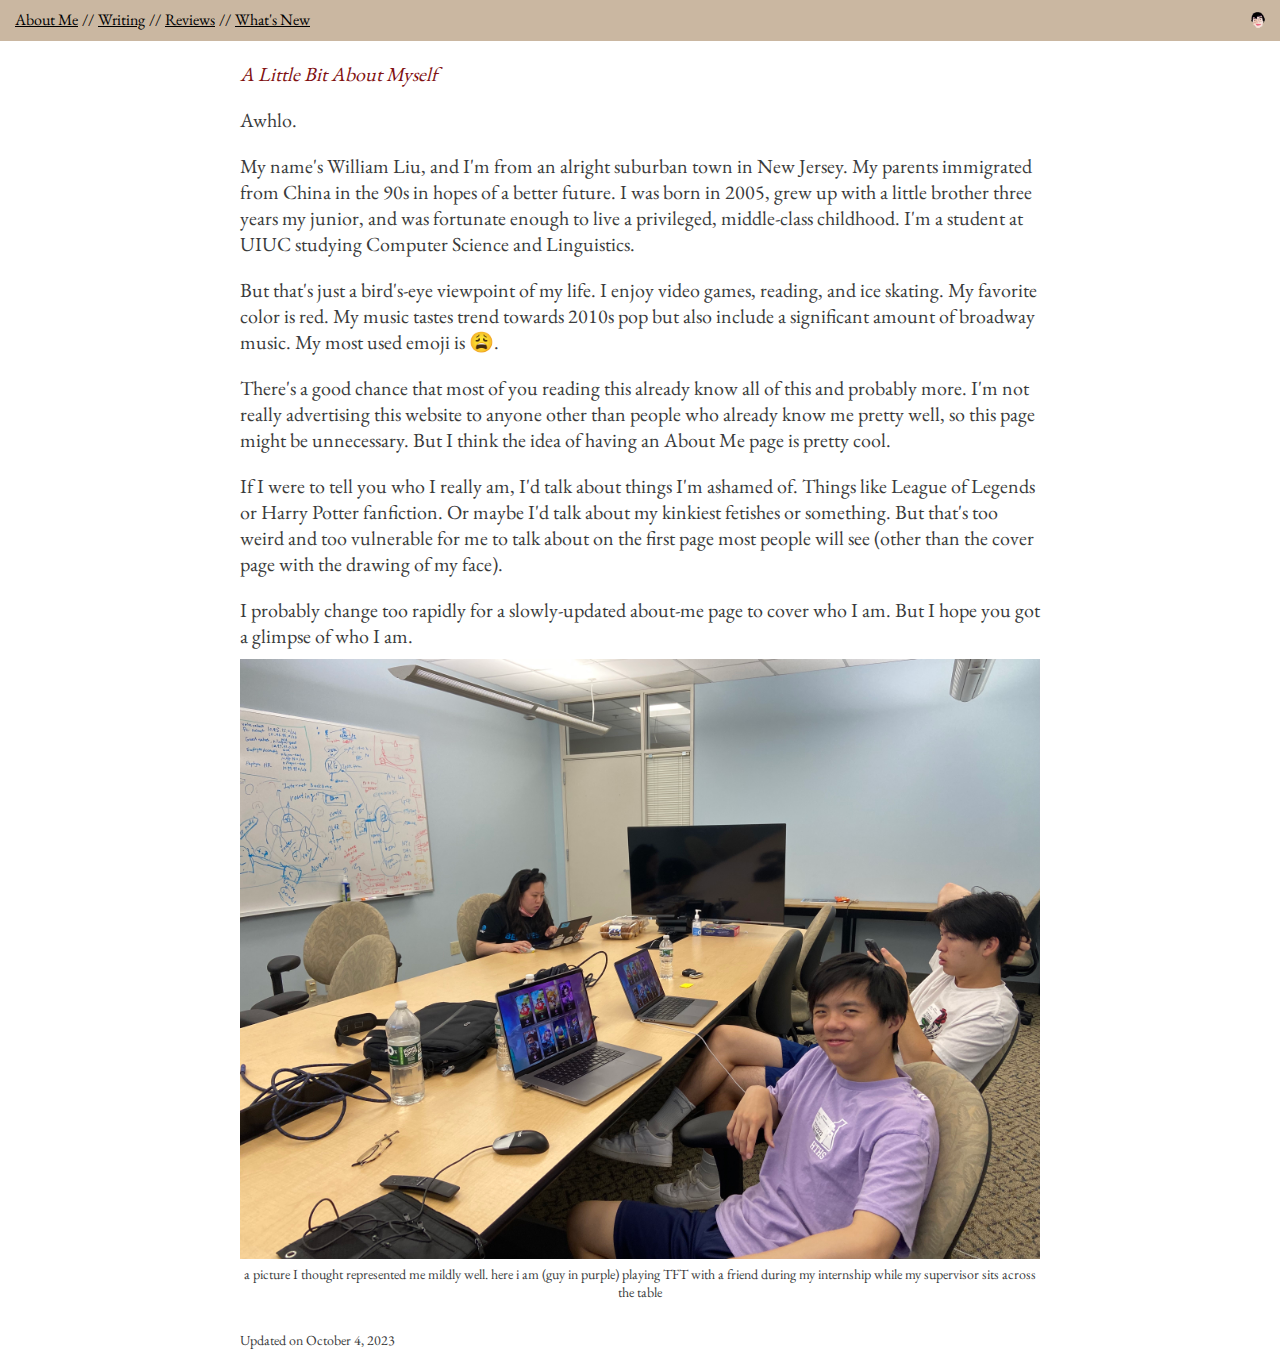
<file: about_me.html>
<!DOCTYPE html>

<head>
    <meta charset="UTF-8">
    <meta name="viewport" content="width=device-width, initial-scale=1" />
    <title>William Liu</title>

    <link rel="icon" href="imgs/jun_2023/wizard_stick.jpg">
    <link rel="stylesheet" href="styles/reset.css">
    <link rel="stylesheet" href="styles/site.css">
</head>

<body>
    <nav>
        <div>
            <a href="about_me.html">About Me</a>
            <span class="nav-divider">//</span>
            <a href="writing.html">Writing</a>
            <span class="nav-divider">//</span>
            <a href="reviews.html">Reviews</a>
            <span class="nav-divider">//</span>
            <a href="whats_new.html">What's New</a>
        </div>
        <a href="index.html"><img src="imgs/july_2023/maybewilliamjune.png"></a>
    </nav>

    <main>
        <h3>A Little Bit About Myself</h3>

        <article>
            <p>Awhlo.</p>

            <p>My name's William Liu, and I'm from an alright suburban town in New Jersey. My parents immigrated from
                China in the 90s in hopes of a better future. I was born in 2005, grew up with a little brother three
                years my junior, and was fortunate enough to live a privileged, middle-class childhood. I'm a student at
                UIUC studying Computer Science and Linguistics.</p>

            <p>But that's just a bird's-eye viewpoint of my life. I enjoy video games, reading, and ice skating. My
                favorite color is red. My music tastes trend towards 2010s pop but also include a significant amount of
                broadway music. My most used emoji is 😩.</p>

            <p>There's a good chance that most of you reading this already know all of this and probably more. I'm not
                really advertising this website to anyone other than people who already know me pretty well, so this
                page might be unnecessary. But I think the idea of having an About Me page is pretty cool.</p>

            <p>If I were to tell you who I really am, I'd talk about things I'm ashamed of. Things like League of
                Legends or Harry Potter fanfiction. Or maybe I'd talk about my kinkiest fetishes or something. But
                that's too weird and too vulnerable for me to talk about on the first page most people will see (other
                than the cover page with the drawing of my face).</p>

            <p>I probably change too rapidly for a slowly-updated about-me page to cover who I am. But I hope you got a glimpse of who I am.</p>

            <figure>
                <img src="imgs/july_2023/happy_at_internship.jpg">
                <figcaption>a picture I thought represented me mildly well. here i am (guy in purple) playing TFT with
                    a friend during my internship while my supervisor sits across the table</figcaption>
            </figure>

        </article>

        <footer>
            <p>Updated on October 4, 2023</p>
        </footer>
    </main>
</body>
</file>
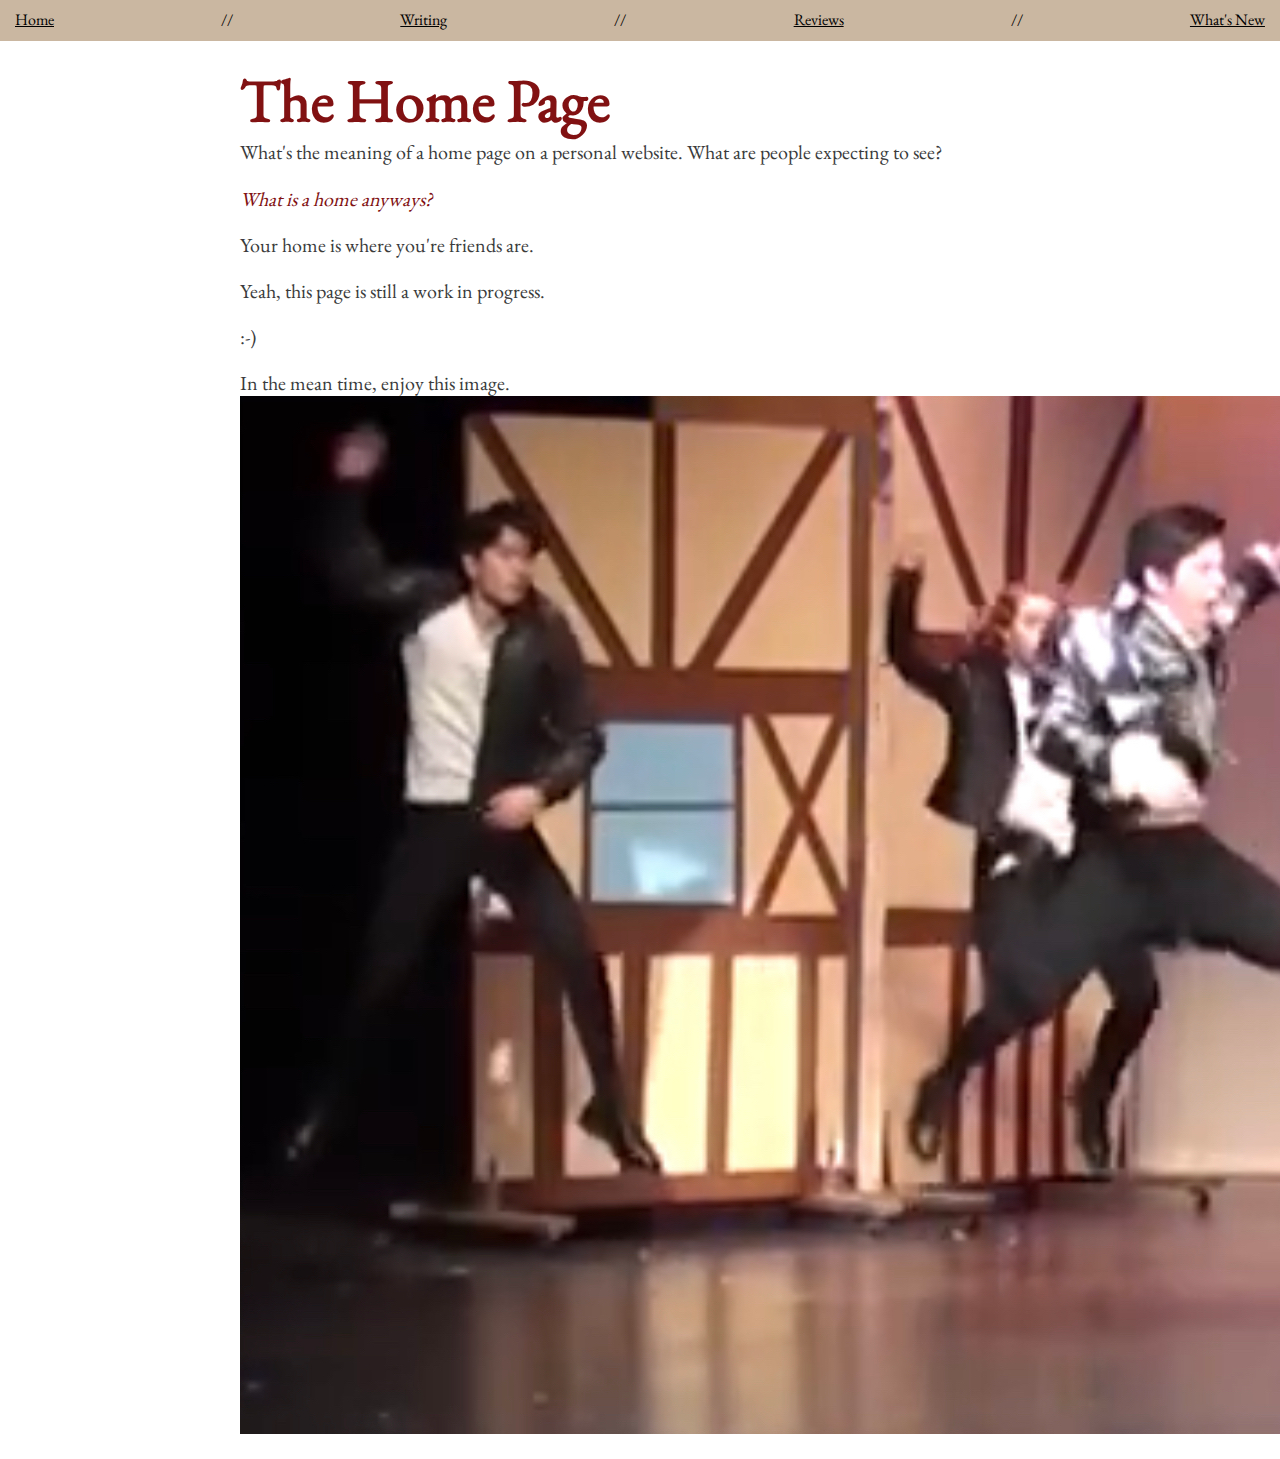
<file: home.html>
<!DOCTYPE html>

<head>
    <meta charset="UTF-8">
    <meta name="viewport" content="width=device-width, initial-scale=1" />
    <title>William Liu</title>

    <link rel="icon" href="imgs/favicons/wizard_stick.jpg">
    <link rel="stylesheet" href="styles/reset.css">
    <link rel="stylesheet" href="styles/site.css">
</head>

<body>
    <nav>
        <a href="home.html">Home</a>
        <span class="nav-divider">//</span>
        <a href="writing.html">Writing</a>
        <span class="nav-divider">//</span>
        <a href="reviews.html">Reviews</a>
        <span class="nav-divider">//</span>
        <a href="whats_new.html">What's New</a>
    </nav>
    <main>
        <h1>The Home Page</h1>
        <article>
            <p>What's the meaning of a home page on a personal website. What are people expecting to see?</p>
            <br>
            <h3>What is a home anyways?</h3>
            <p>Your home is where you're friends are.</p>
            <p>Yeah, this page is still a work in progress.</p>
            <p>:-)</p>
            <p>In the mean time, enjoy this image.</p>
            <img src="imgs/jun_2023/jumping_for_shakespeare.jpeg">
        </article>
    </main>
</body>
</file>
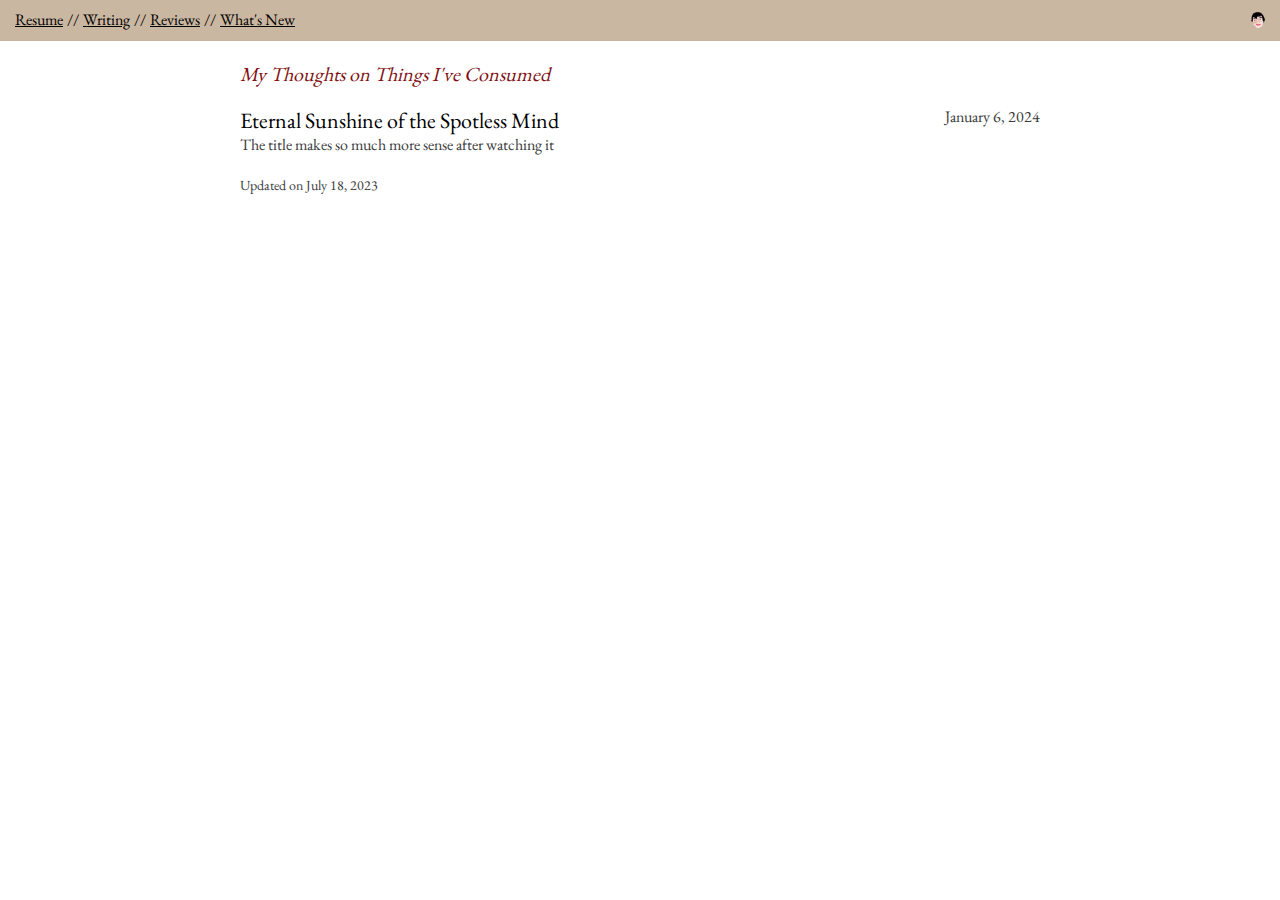
<file: reviews.html>
<!DOCTYPE html>

<head>
    <meta charset="UTF-8">
    <meta name="viewport" content="width=device-width, initial-scale=1" />
    <title>William Liu</title>

    <link rel="icon" href="imgs/jun_2023/wizard_stick.jpg">
    <link rel="stylesheet" href="styles/reset.css">
    <link rel="stylesheet" href="styles/site.css">
</head>

<body>
    <nav>
        <div>
            <a href="william_liu_resume.pdf">Resume</a>
            <span class="nav-divider">//</span>
            <a href="writing.html">Writing</a>
            <span class="nav-divider">//</span>
            <a href="reviews.html">Reviews</a>
            <span class="nav-divider">//</span>
            <a href="whats_new.html">What's New</a>
        </div>

        <a href="index.html"><img src="imgs/july_2023/maybewilliamjune.png"></a>
    </nav>
    
    <main>
        <h3>My Thoughts on Things I've Consumed</h3>

        <article>
            <!-- <div class="entry-label">
                <a href="reviews/everything_everywhere_all_at_once.html">
                    <div class="titles-label">
                        <span class="title-label">Everything Everywhere All at Once</span>
                        <span class="subtitle-label">Relatable, touching, and an overall fantastic movie</span>
                    </div>
                </a>
                <span class="date-label">July 16, 2023</span>
            </div> -->
        </article>

        <footer>
            <p>Updated on July 18, 2023</p>
        </footer>
    </main>
    <script src="scripts/reviews.js"></script>
</body>
</file>
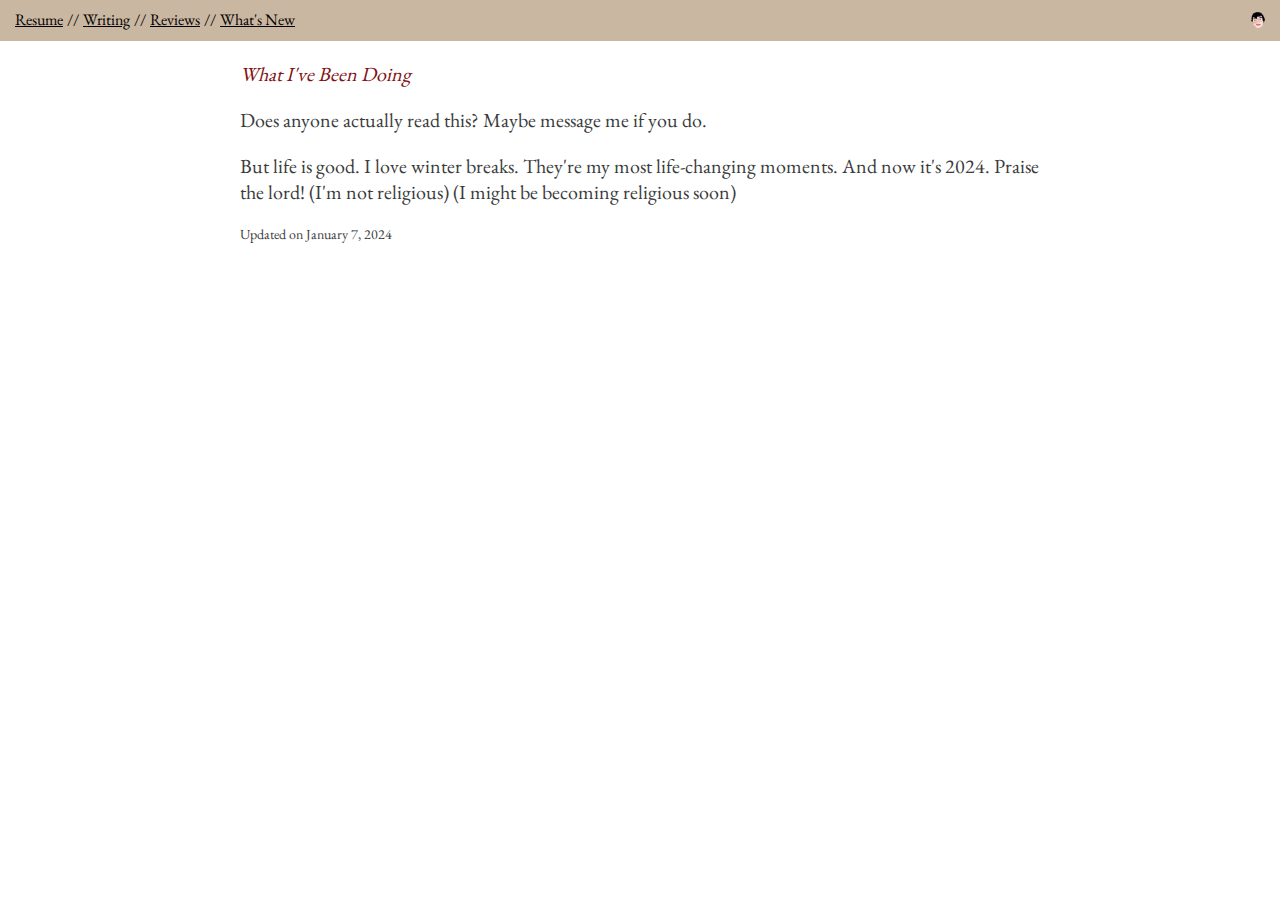
<file: whats_new.html>
<!DOCTYPE html>

<head>
    <meta charset="UTF-8">
    <meta name="viewport" content="width=device-width, initial-scale=1" />
    <title>William Liu</title>

    <link rel="icon" href="imgs/jun_2023/wizard_stick.jpg">
    <link rel="stylesheet" href="styles/reset.css">
    <link rel="stylesheet" href="styles/site.css">
</head>

<body>
    <nav>
        <div>
            <a href="william_liu_resume.pdf">Resume</a>
            <span class="nav-divider">//</span>
            <a href="writing.html">Writing</a>
            <span class="nav-divider">//</span>
            <a href="reviews.html">Reviews</a>
            <span class="nav-divider">//</span>
            <a href="whats_new.html">What's New</a>
        </div>

        <a href="index.html"><img src="imgs/july_2023/maybewilliamjune.png"></a>
    </nav>
    
    <main>
        <h3>What I've Been Doing</h3>

        <article>
            <p>Does anyone actually read this? Maybe message me if you do.</p>
            <p>But life is good. I love winter breaks. They're my most life-changing moments. And now it's 2024. Praise the lord! (I'm not religious) (I might be becoming religious soon)</p>
        </article>

        <footer>
            <p>Updated on January 7, 2024</p>
        </footer>
    </main>
</body>
</file>
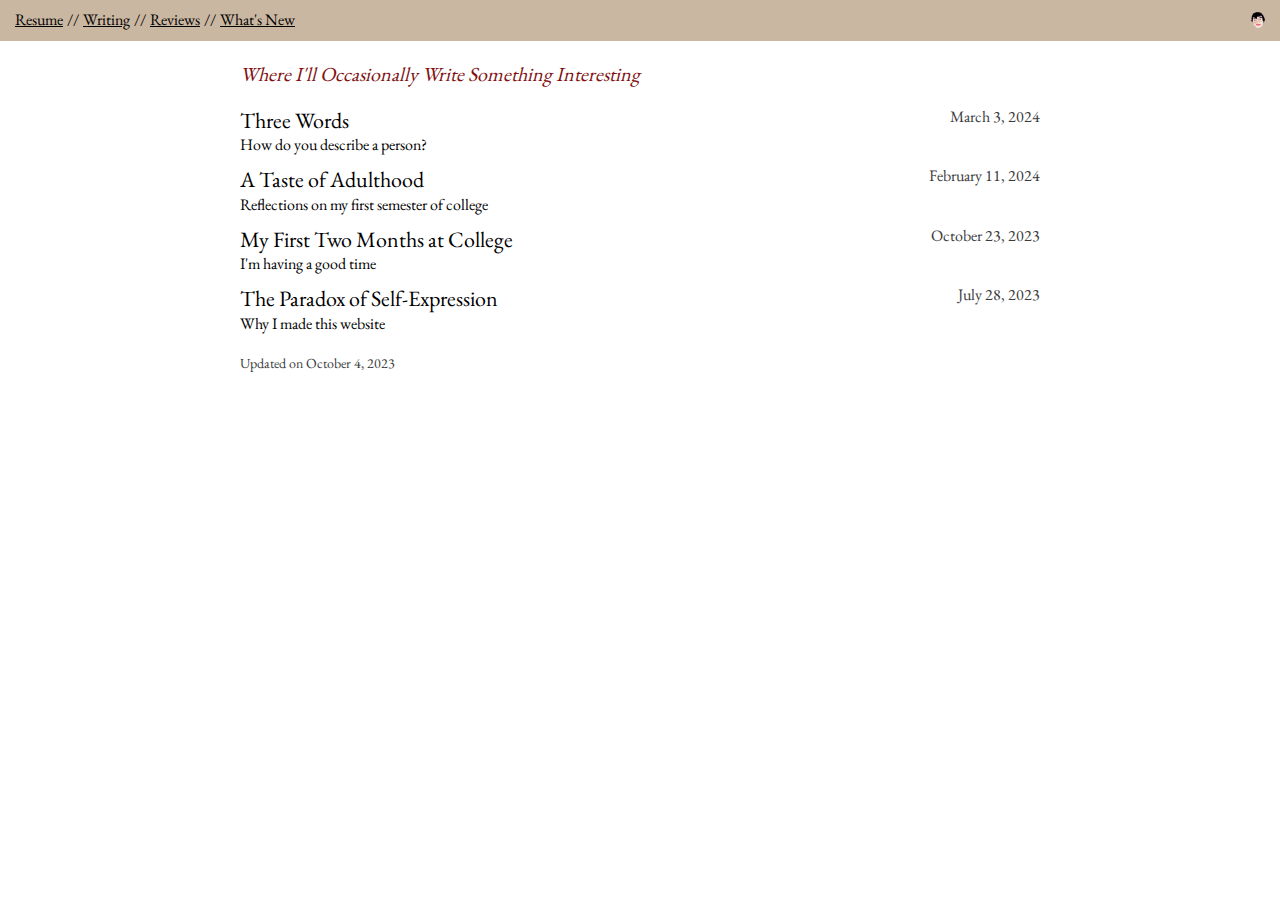
<file: writing.html>
<!DOCTYPE html>

<head>
    <meta charset="UTF-8">
    <meta name="viewport" content="width=device-width, initial-scale=1" />
    <title>William Liu</title>

    <link rel="icon" href="imgs/jun_2023/wizard_stick.jpg">
    <link rel="stylesheet" href="styles/reset.css">
    <link rel="stylesheet" href="styles/site.css">
</head>

<body>
    <nav>
        <div>
            <a href="william_liu_resume.pdf">Resume</a>
            <span class="nav-divider">//</span>
            <a href="writing.html">Writing</a>
            <span class="nav-divider">//</span>
            <a href="reviews.html">Reviews</a>
            <span class="nav-divider">//</span>
            <a href="whats_new.html">What's New</a>
        </div>

        <a href="index.html"><img src="imgs/july_2023/maybewilliamjune.png"></a>
    </nav>

    <main>
        <h3>Where I'll Occasionally Write Something Interesting</h3>

        <article>
            <!-- <div class="entry-label">
                <a href="writings/from_the_heart.html">
                    <div class="titles-label">
                        <span class="title-label">From the Heart</span>
                        <span class="subtitle-label">A message to the people I care about</span>
                    </div>
                </a>
                <span class="date-label">June 16, 2002</span>
            </div> -->
        </article>

        <footer>
            <p>Updated on October 4, 2023</p>
        </footer>
    </main>
    <script src="scripts/writing.js"></script>
</body>
</file>
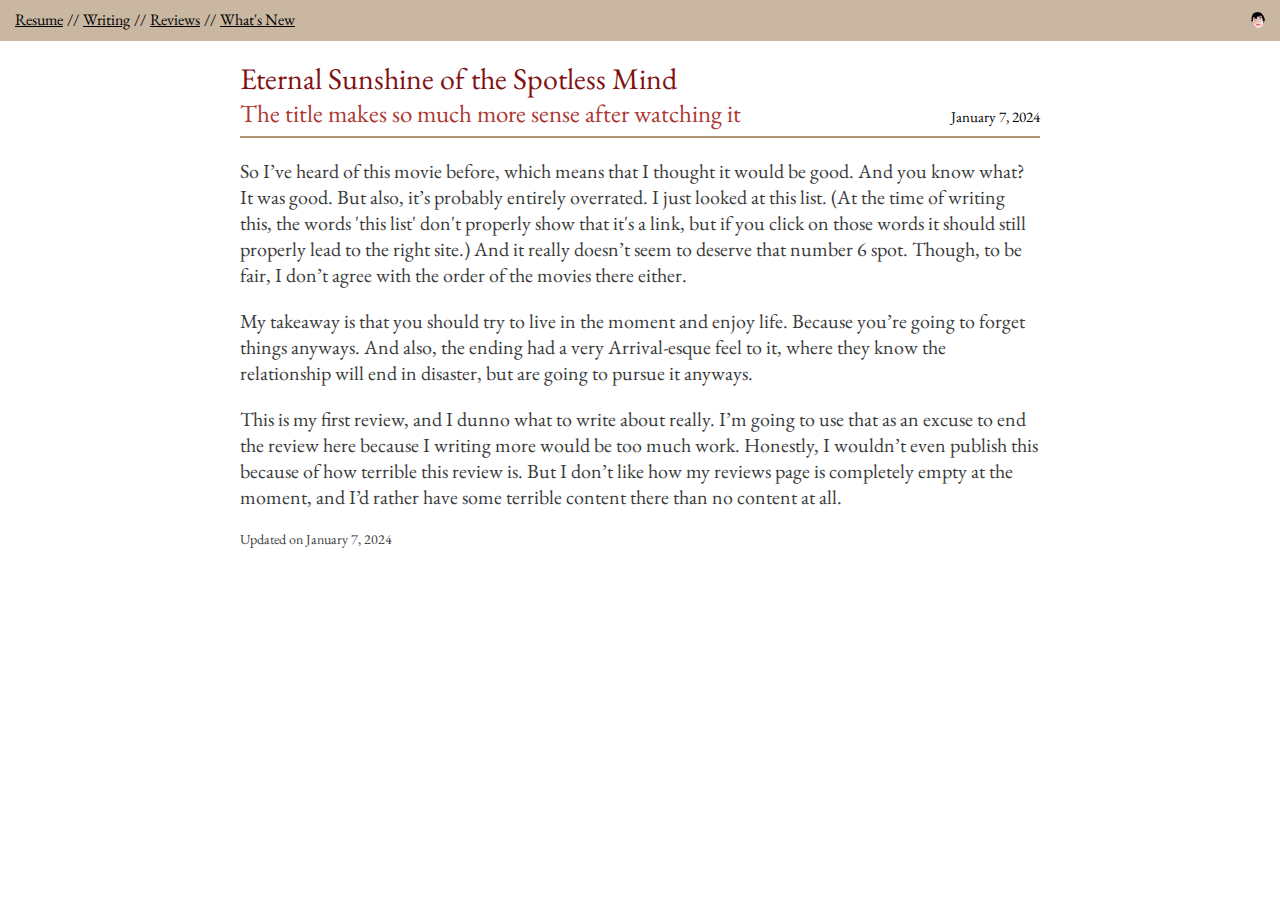
<file: reviews/eternal_sunshine_of_the_spotless_mind.html>
<!DOCTYPE html>

<head>
    <meta charset="UTF-8">
    <meta name="viewport" content="width=device-width, initial-scale=1" />
    <title>William Liu</title>

    <link rel="icon" href="../imgs/jun_2023/wizard_stick.jpg">
    <link rel="stylesheet" href="../styles/reset.css">
    <link rel="stylesheet" href="../styles/site.css">
</head>

<body>
    <nav>
        <div>
            <a href="../william_liu_resume.pdf">Resume</a>
            <span class="nav-divider">//</span>
            <a href="../writing.html">Writing</a>
            <span class="nav-divider">//</span>
            <a href="../reviews.html">Reviews</a>
            <span class="nav-divider">//</span>
            <a href="../whats_new.html">What's New</a>
        </div>

        <a class="nav-image-container" href="../index.html"><img src="../imgs/july_2023/maybewilliamjune.png"></a>
    </nav>

    <main>
        <h4>Eternal Sunshine of the Spotless Mind</h4>

        <div class="above-line">
        <h5>The title makes so much more sense after watching it</h5>
        <span class="date">January 7, 2024</span>
        </div>

        <hr>
        <article>
            <p>So I’ve heard of this movie before, which means that I thought it would be good. And you know what? It was good. But also, it’s probably entirely overrated. I just looked at <a href = "https://letterboxd.com/jack/list/official-top-250-films-with-the-most-fans/">this list.</a> (At the time of writing this, the words 'this list' don't properly show that it's a link, but if you click on those words it should still properly lead to the right site.) And it really doesn’t seem to deserve that number 6 spot. Though, to be fair, I don’t agree with the order of the movies there either.</p>
            
            <p>My takeaway is that you should try to live in the moment and enjoy life. Because you’re going to forget things anyways. And also, the ending had a very Arrival-esque feel to it, where they know the relationship will end in disaster, but are going to pursue it anyways.</p>

            <p>This is my first review, and I dunno what to write about really. I’m going to use that as an excuse to end the review here because I writing more would be too much work. Honestly, I wouldn’t even publish this because of how terrible this review is. But I don’t like how my reviews page is completely empty at the moment, and I’d rather have some terrible content there than no content at all.</p>
        </article>

        <footer>
            <p>Updated on January 7, 2024</p>
        </footer>
    </main>
</body>
</body>
</body>
</body>
</file>
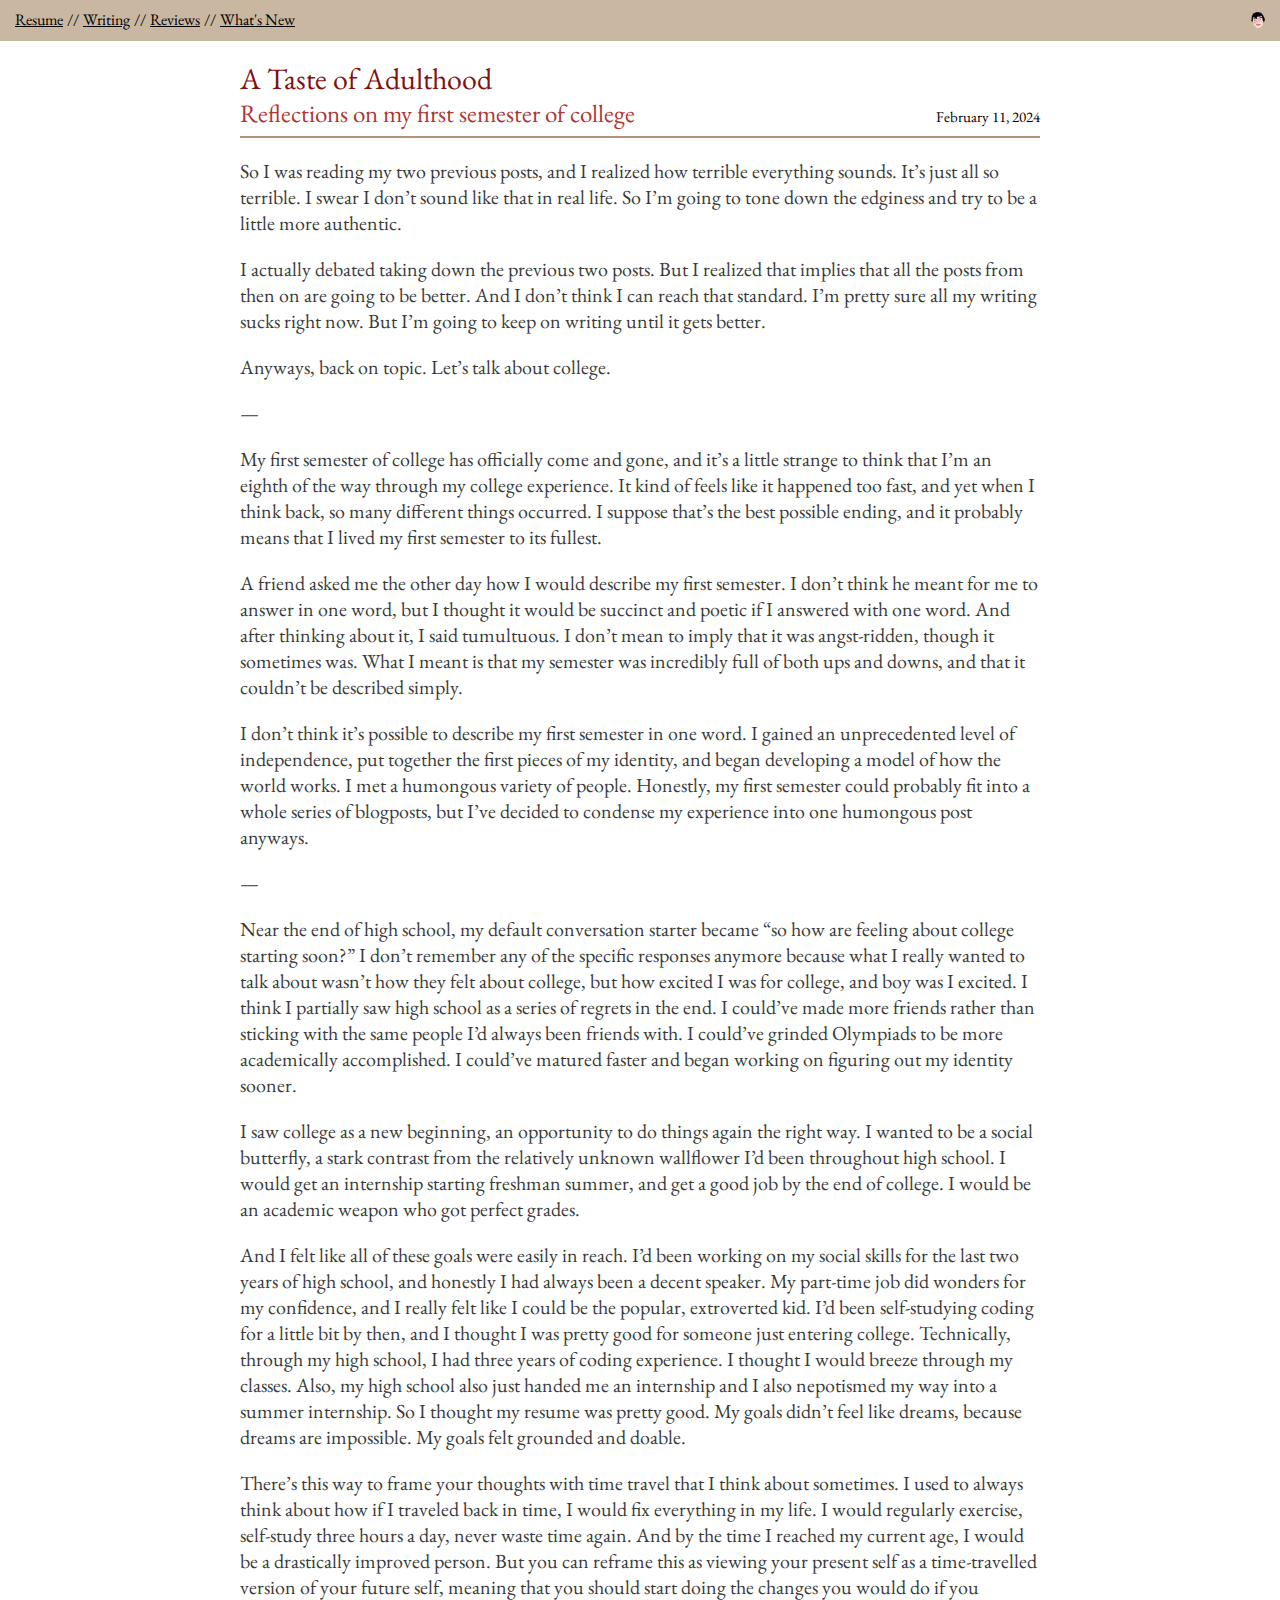
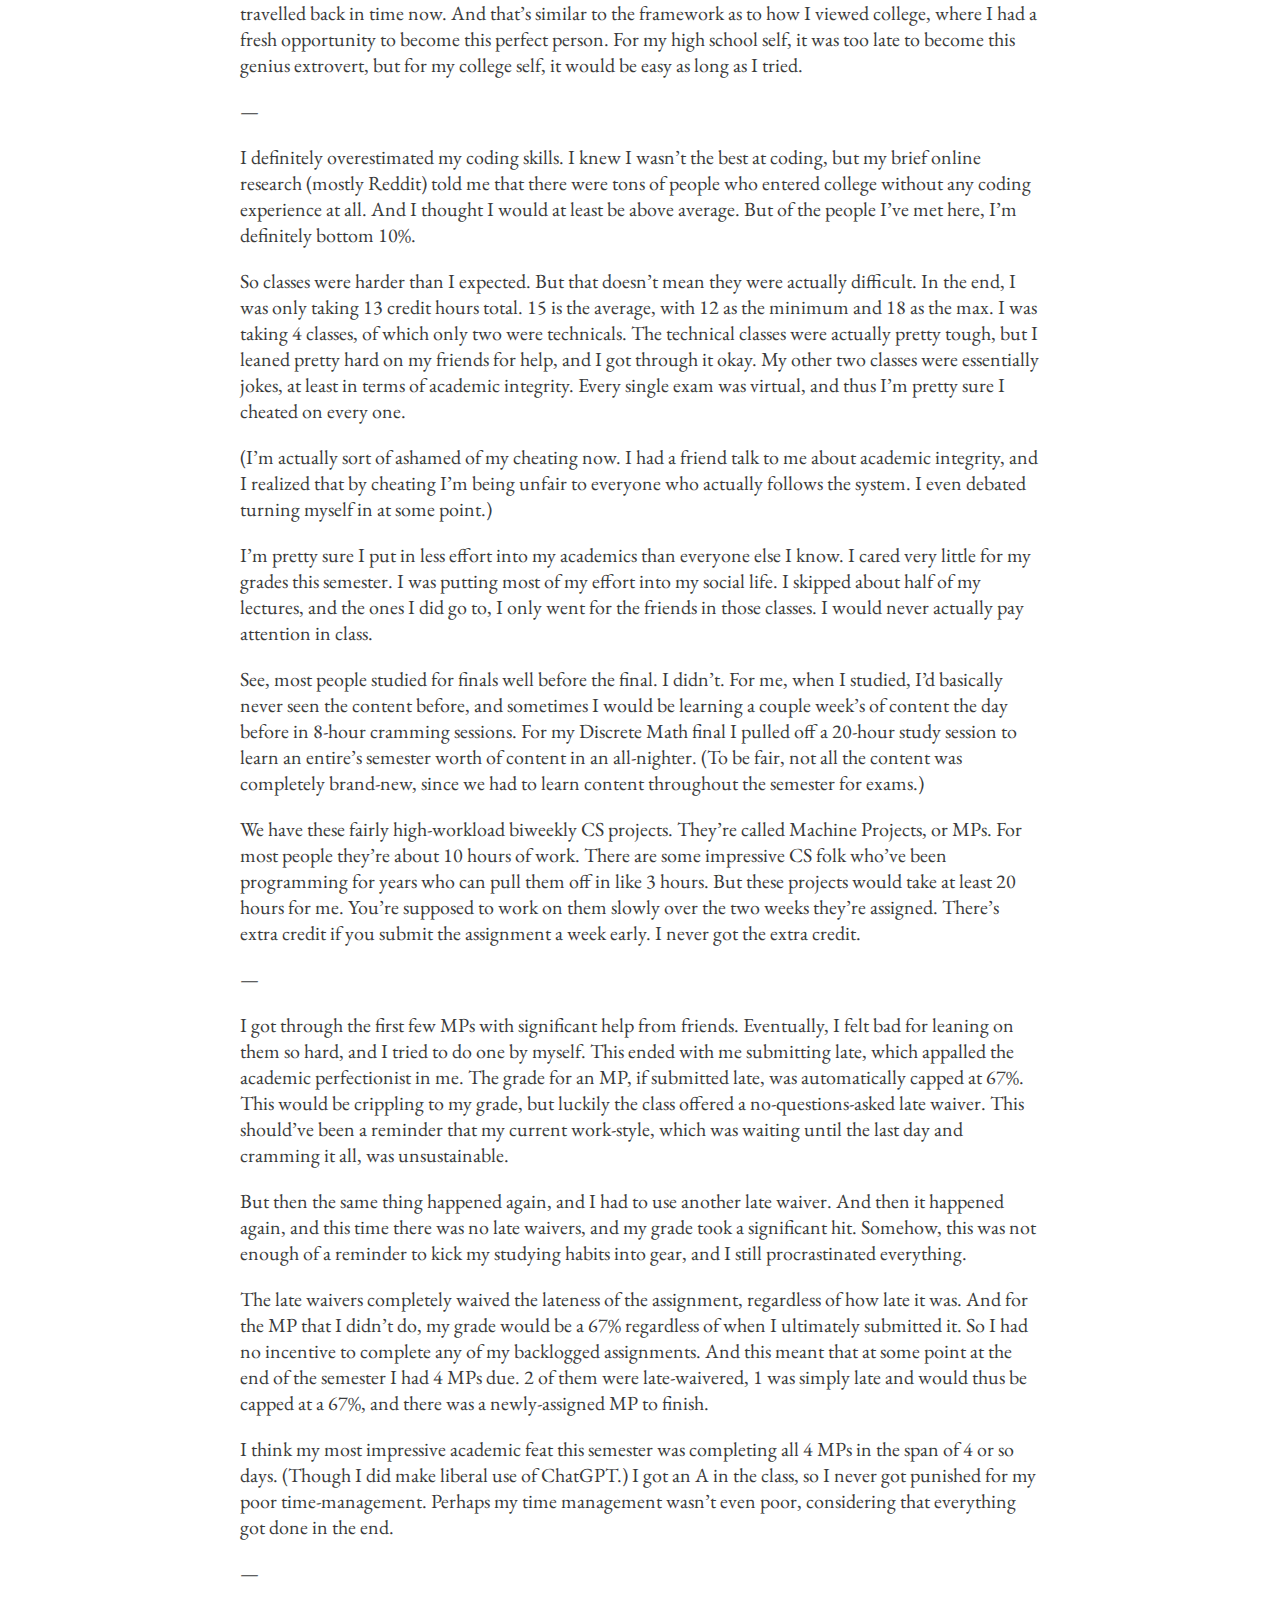
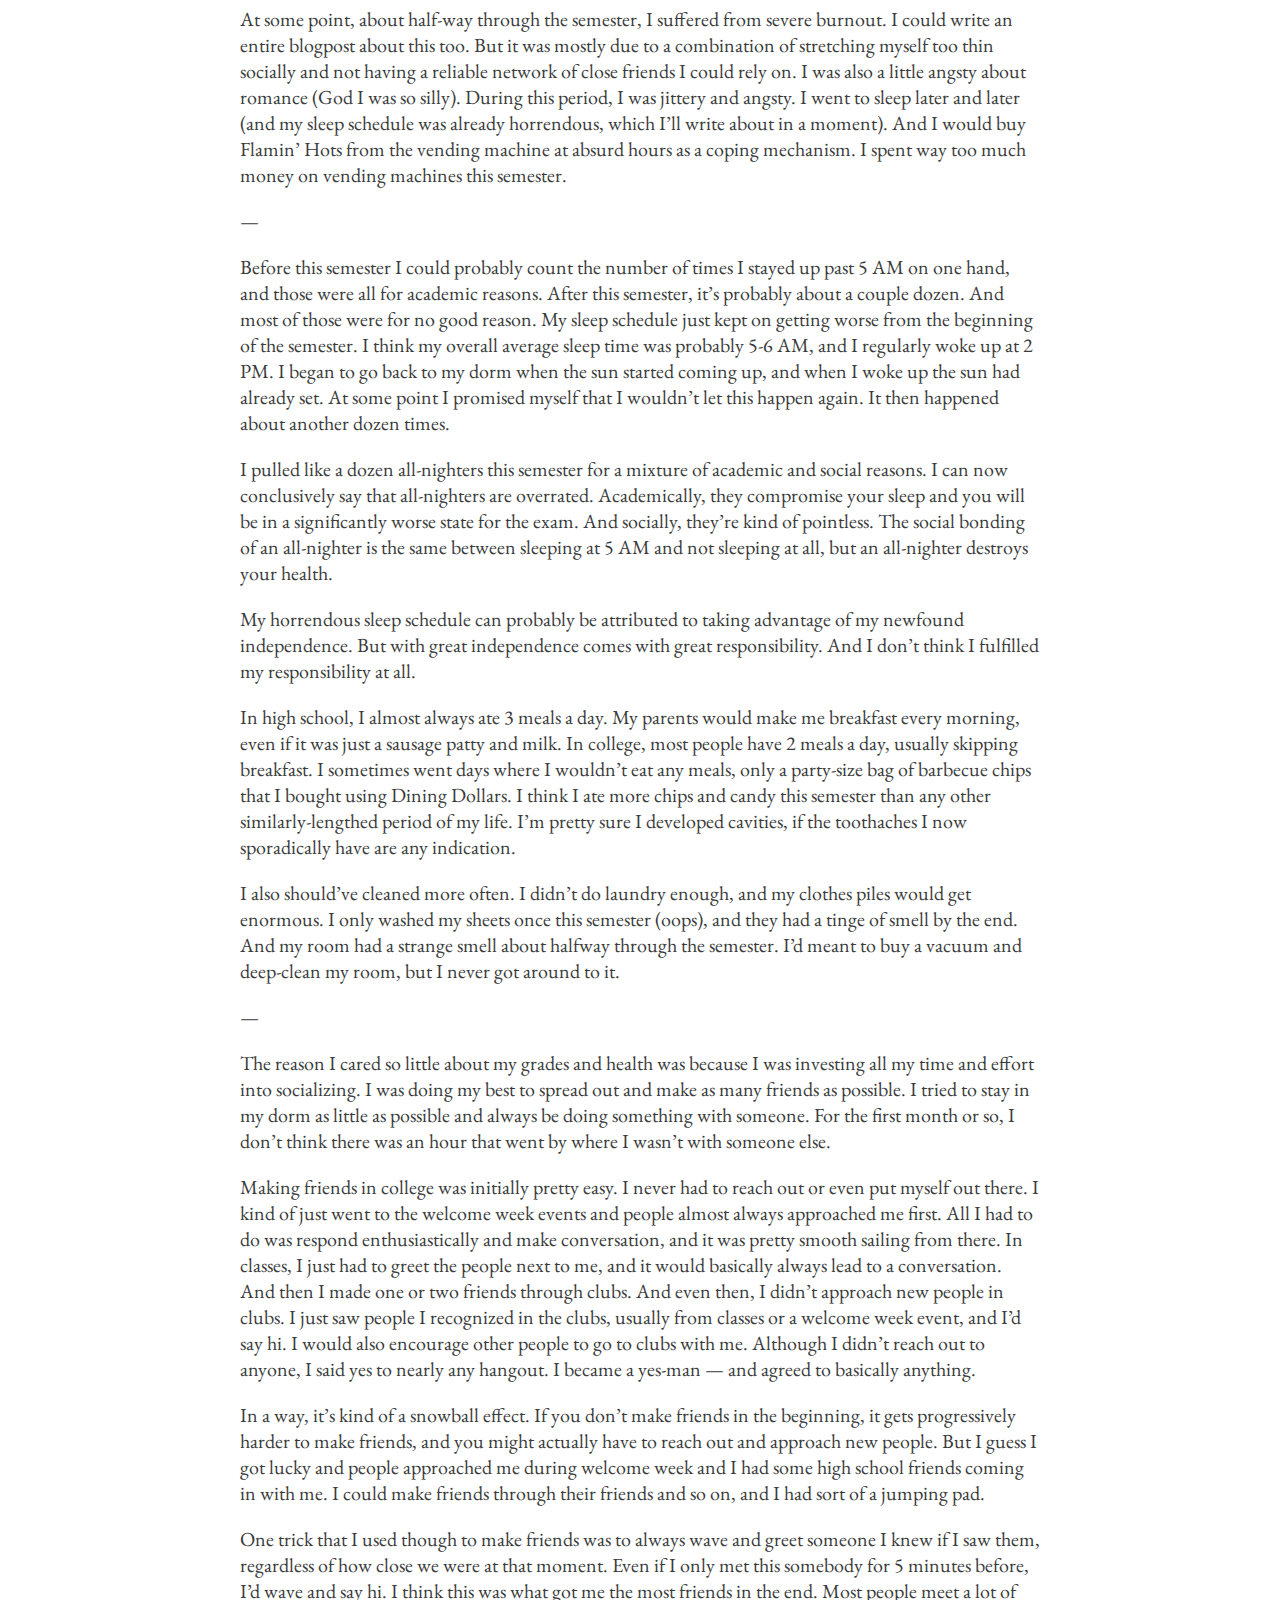
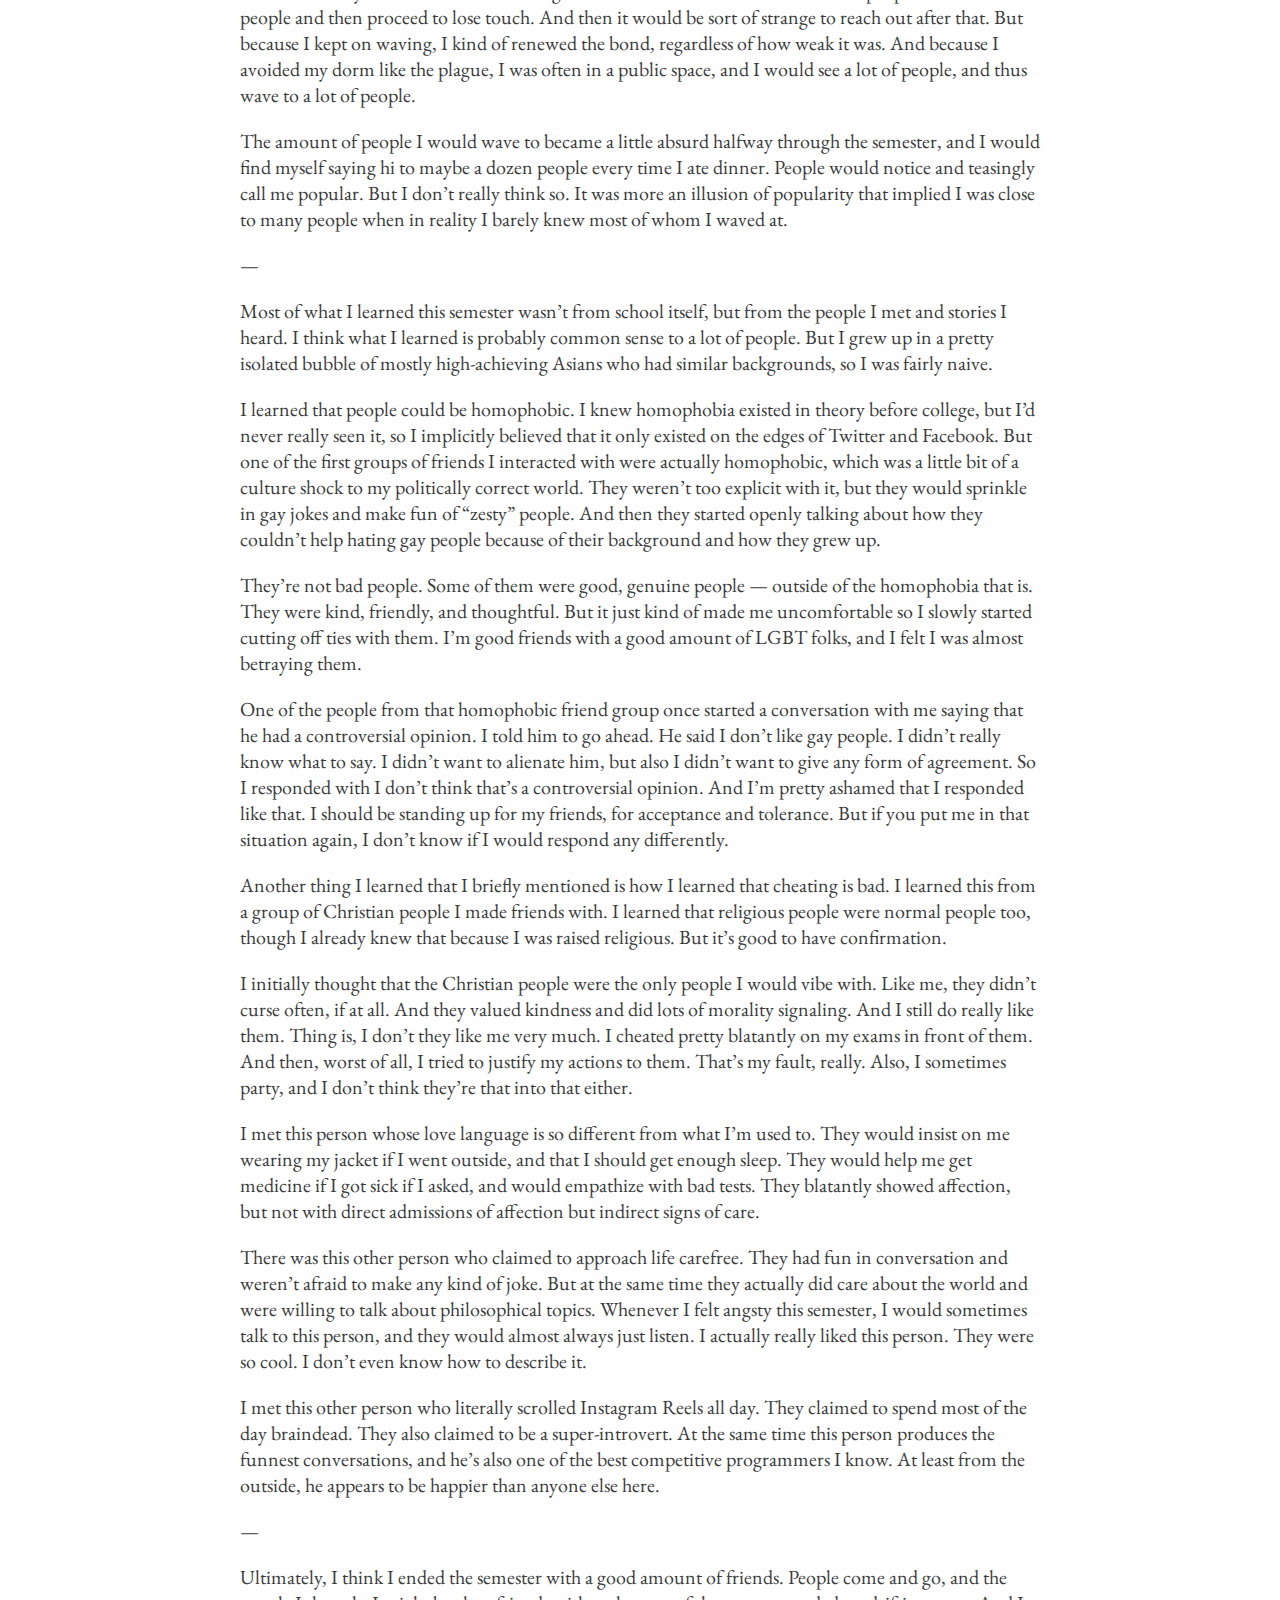
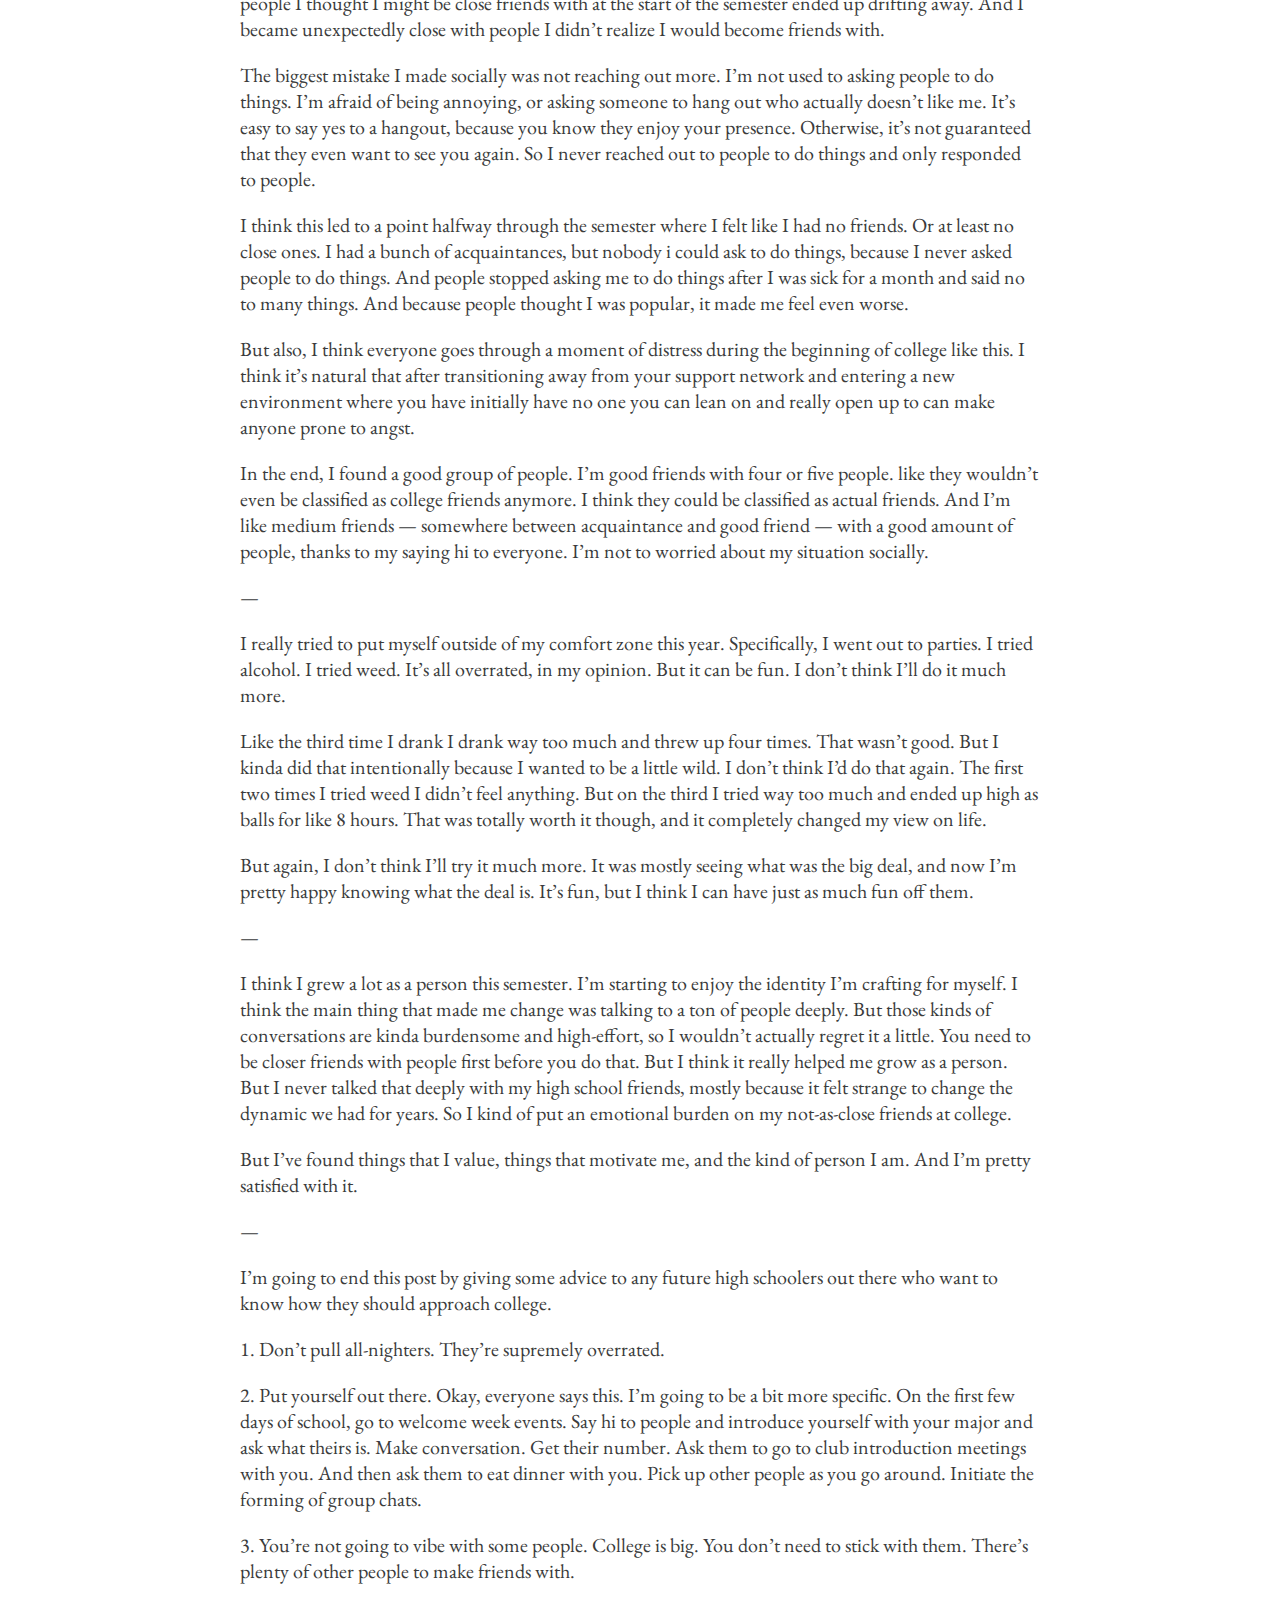
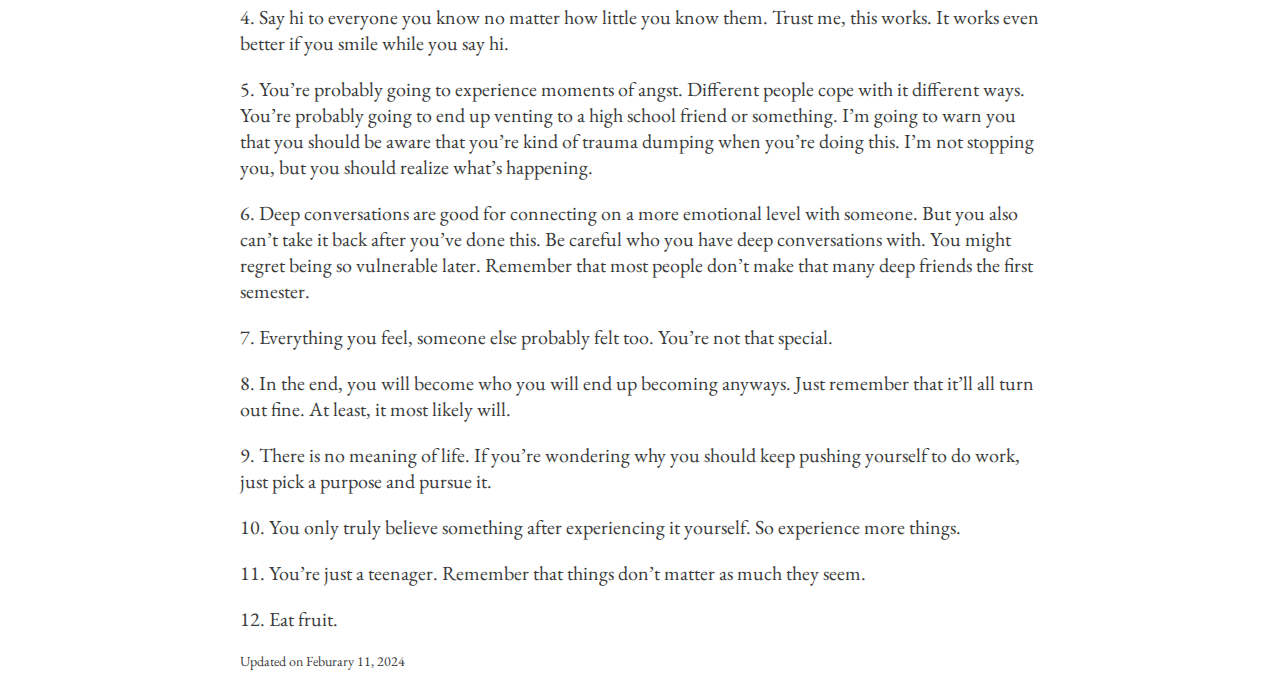
<file: writing/a_taste_of_adulthood.html>
<!DOCTYPE html>

<head>
    <meta charset="UTF-8">
    <meta name="viewport" content="width=device-width, initial-scale=1" />
    <title>William Liu</title>

    <link rel="icon" href="../imgs/jun_2023/wizard_stick.jpg">
    <link rel="stylesheet" href="../styles/reset.css">
    <link rel="stylesheet" href="../styles/site.css">
</head>

<body>
    <nav>
        <div>
            <a href="../william_liu_resume.pdf">Resume</a>
            <span class="nav-divider">//</span>
            <a href="../writing.html">Writing</a>
            <span class="nav-divider">//</span>
            <a href="../reviews.html">Reviews</a>
            <span class="nav-divider">//</span>
            <a href="../whats_new.html">What's New</a>
        </div>

        <a class="nav-image-container" href="../index.html"><img src="../imgs/july_2023/maybewilliamjune.png"></a>
    </nav>

    <main>
        <h4>A Taste of Adulthood</h4>

        <div class="above-line">
        <h5>Reflections on my first semester of college</h5>
        <span class="date">February 11, 2024</span>
        </div>

        <hr>
        <article>
            <p>So I was reading my two previous posts, and I realized how terrible everything sounds. It’s just all so terrible. I swear I don’t sound like that in real life. So I’m going to tone down the edginess and try to be a little more authentic.</p>

            <p>I actually debated taking down the previous two posts. But I realized that implies that all the posts from then on are going to be better. And I don’t think I can reach that standard. I’m pretty sure all my writing sucks right now. But I’m going to keep on writing until it gets better.</p>

            <p>Anyways, back on topic. Let’s talk about college.</p>

            <p>—</p>

            <p>My first semester of college has officially come and gone, and it’s a little strange to think that I’m an eighth of the way through my college experience. It kind of feels like it happened too fast, and yet when I think back, so many different things occurred. I suppose that’s the best possible ending, and it probably means that I lived my first semester to its fullest.</p>

            <p>A friend asked me the other day how I would describe my first semester. I don’t think he meant for me to answer in one word, but I thought it would be succinct and poetic if I answered with one word. And after thinking about it, I said tumultuous. I don’t mean to imply that it was angst-ridden, though it sometimes was. What I meant is that my semester was incredibly full of both ups and downs, and that it couldn’t be described simply.</p>

            <p>I don’t think it’s possible to describe my first semester in one word. I gained an unprecedented level of independence, put together the first pieces of my identity, and began developing a model of how the world works. I met a humongous variety of people. Honestly, my first semester could probably fit into a whole series of blogposts, but I’ve decided to condense my experience into one humongous post anyways.</p>

            <p>—</p>
            
            <p>Near the end of high school, my default conversation starter became “so how are feeling about college starting soon?” I don’t remember any of the specific responses anymore because what I really wanted to talk about wasn’t how they felt about college, but how excited I was for college, and boy was I excited. I think I partially saw high school as a series of regrets in the end. I could’ve made more friends rather than sticking with the same people I’d always been friends with. I could’ve grinded Olympiads to be more academically accomplished. I could’ve matured faster and began working on figuring out my identity sooner.</p>

            <p>I saw college as a new beginning, an opportunity to do things again the right way. I wanted to be a social butterfly, a stark contrast from the relatively unknown wallflower I’d been throughout high school. I would get an internship starting freshman summer, and get a good job by the end of college. I would be an academic weapon who got perfect grades.</p>

            <p>And I felt like all of these goals were easily in reach. I’d been working on my social skills for the last two years of high school, and honestly I had always been a decent speaker. My part-time job did wonders for my confidence, and I really felt like I could be the popular, extroverted kid. I’d been self-studying coding for a little bit by then, and I thought I was pretty good for someone just entering college. Technically, through my high school, I had three years of coding experience. I thought I would breeze through my classes. Also, my high school also just handed me an internship and I also nepotismed my way into a summer internship. So I thought my resume was pretty good. My goals didn’t feel like dreams, because dreams are impossible. My goals felt grounded and doable.</p>

            <p>There’s this way to frame your thoughts with time travel that I think about sometimes. I used to always think about how if I traveled back in time, I would fix everything in my life. I would regularly exercise, self-study three hours a day, never waste time again. And by the time I reached my current age, I would be a drastically improved person. But you can reframe this as viewing your present self as a time-travelled version of your future self, meaning that you should start doing the changes you would do if you travelled back in time now. And that’s similar to the framework as to how I viewed college, where I had a fresh opportunity to become this perfect person. For my high school self, it was too late to become this genius extrovert, but for my college self, it would be easy as long as I tried.</p>

            <p>—</p>

            <p>I definitely overestimated my coding skills. I knew I wasn’t the best at coding, but my brief online research (mostly Reddit) told me that there were tons of people who entered college without any coding experience at all. And I thought I would at least be above average. But of the people I’ve met here, I’m definitely bottom 10%.</p>
            
            <p>So classes were harder than I expected. But that doesn’t mean they were actually difficult. In the end, I was only taking 13 credit hours total. 15 is the average, with 12 as the minimum and 18 as the max. I was taking 4 classes, of which only two were technicals. The technical classes were actually pretty tough, but I leaned pretty hard on my friends for help, and I got through it okay. My other two classes were essentially jokes, at least in terms of academic integrity. Every single exam was virtual, and thus I’m pretty sure I cheated on every one.</p>

            <p>(I’m actually sort of ashamed of my cheating now. I had a friend talk to me about academic integrity, and I realized that by cheating I’m being unfair to everyone who actually follows the system. I even debated turning myself in at some point.)</p>

            <p>I’m pretty sure I put in less effort into my academics than everyone else I know. I cared very little for my grades this semester. I was putting most of my effort into my social life. I skipped about half of my lectures, and the ones I did go to, I only went for the friends in those classes. I would never actually pay attention in class.</p>

            <p>See, most people studied for finals well before the final. I didn’t. For me, when I studied, I’d basically never seen the content before, and sometimes I would be learning a couple week’s of content the day before in 8-hour cramming sessions. For my Discrete Math final I pulled off a 20-hour study session to learn an entire’s semester worth of content in an all-nighter. (To be fair, not all the content was completely brand-new, since we had to learn content throughout the semester for exams.)</p>

            <p>We have these fairly high-workload biweekly CS projects. They’re called Machine Projects, or MPs. For most people they’re about 10 hours of work. There are some impressive CS folk who’ve been programming for years who can pull them off in like 3 hours. But these projects would take at least 20 hours for me. You’re supposed to work on them slowly over the two weeks they’re assigned. There’s extra credit if you submit the assignment a week early. I never got the extra credit.</p>

            <p>—</p>

            <p>I got through the first few MPs with significant help from friends. Eventually, I felt bad for leaning on them so hard, and I tried to do one by myself. This ended with me submitting late, which appalled the academic perfectionist in me. The grade for an MP, if submitted late, was automatically capped at 67%. This would be crippling to my grade, but luckily the class offered a no-questions-asked late waiver. This should’ve been a reminder that my current work-style, which was waiting until the last day and cramming it all, was unsustainable.</p>

            <p>But then the same thing happened again, and I had to use another late waiver. And then it happened again, and this time there was no late waivers, and my grade took a significant hit. Somehow, this was not enough of a reminder to kick my studying habits into gear, and I still procrastinated everything.</p>

            <p>The late waivers completely waived the lateness of the assignment, regardless of how late it was. And for the MP that I didn’t do, my grade would be a 67% regardless of when I ultimately submitted it. So I had no incentive to complete any of my backlogged assignments. And this meant that at some point at the end of the semester I had 4 MPs due. 2 of them were late-waivered, 1 was simply late and would thus be capped at a 67%, and there was a newly-assigned MP to finish.</p>

            <p>I think my most impressive academic feat this semester was completing all 4 MPs in the span of 4 or so days. (Though I did make liberal use of ChatGPT.) I got an A in the class, so I never got punished for my poor time-management. Perhaps my time management wasn’t even poor, considering that everything got done in the end.</p>

            <p>—</p>

            <p>At some point, about half-way through the semester, I suffered from severe burnout. I could write an entire blogpost about this too. But it was mostly due to a combination of stretching myself too thin socially and not having a reliable network of close friends I could rely on. I was also a little angsty about romance (God I was so silly). During this period, I was jittery and angsty. I went to sleep later and later (and my sleep schedule was already horrendous, which I’ll write about in a moment). And I would buy Flamin’ Hots from the vending machine at absurd hours as a coping mechanism. I spent way too much money on vending machines this semester.</p>

            <p>—</p>

            <p>Before this semester I could probably count the number of times I stayed up past 5 AM on one hand, and those were all for academic reasons. After this semester, it’s probably about a couple dozen. And most of those were for no good reason. My sleep schedule just kept on getting worse from the beginning of the semester. I think my overall average sleep time was probably 5-6 AM, and I regularly woke up at 2 PM. I began to go back to my dorm when the sun started coming up, and when I woke up the sun had already set. At some point I promised myself that I wouldn’t let this happen again. It then happened about another dozen times.</p>

            <p>I pulled like a dozen all-nighters this semester for a mixture of academic and social reasons. I can now conclusively say that all-nighters are overrated. Academically, they compromise your sleep and you will be in a significantly worse state for the exam. And socially, they’re kind of pointless. The social bonding of an all-nighter is the same between sleeping at 5 AM and not sleeping at all, but an all-nighter destroys your health.</p>

            <p>My horrendous sleep schedule can probably be attributed to taking advantage of my newfound independence. But with great independence comes with great responsibility. And I don’t think I fulfilled my responsibility at all.</p>

            <p>In high school, I almost always ate 3 meals a day. My parents would make me breakfast every morning, even if it was just a sausage patty and milk. In college, most people have 2 meals a day, usually skipping breakfast. I sometimes went days where I wouldn’t eat any meals, only a party-size bag of barbecue chips that I bought using Dining Dollars. I think I ate more chips and candy this semester than any other similarly-lengthed period of my life. I’m pretty sure I developed cavities, if the toothaches I now sporadically have are any indication.</p>

            <p>I also should’ve cleaned more often. I didn’t do laundry enough, and my clothes piles would get enormous. I only washed my sheets once this semester (oops), and they had a tinge of smell by the end. And my room had a strange smell about halfway through the semester. I’d meant to buy a vacuum and deep-clean my room, but I never got around to it.</p>

            <p>—</p>

            <p>The reason I cared so little about my grades and health was because I was investing all my time and effort into socializing. I was doing my best to spread out and make as many friends as possible. I tried to stay in my dorm as little as possible and always be doing something with someone. For the first month or so, I don’t think there was an hour that went by where I wasn’t with someone else.</p>

            <p>Making friends in college was initially pretty easy. I never had to reach out or even put myself out there. I kind of just went to the welcome week events and people almost always approached me first. All I had to do was respond enthusiastically and make conversation, and it was pretty smooth sailing from there. In classes, I just had to greet the people next to me, and it would basically always lead to a conversation. And then I made one or two friends through clubs. And even then, I didn’t approach new people in clubs. I just saw people I recognized in the clubs, usually from classes or a welcome week event, and I’d say hi. I would also encourage other people to go to clubs with me. Although I didn’t reach out to anyone, I said yes to nearly any hangout. I became a yes-man — and agreed to basically anything.</p>

            <p>In a way, it’s kind of a snowball effect. If you don’t make friends in the beginning, it gets progressively harder to make friends, and you might actually have to reach out and approach new people. But I guess I got lucky and people approached me during welcome week and I had some high school friends coming in with me. I could make friends through their friends and so on, and I had sort of a jumping pad.</p>

            <p>One trick that I used though to make friends was to always wave and greet someone I knew if I saw them, regardless of how close we were at that moment. Even if I only met this somebody for 5 minutes before, I’d wave and say hi. I think this was what got me the most friends in the end. Most people meet a lot of people and then proceed to lose touch. And then it would be sort of strange to reach out after that. But because I kept on waving, I kind of renewed the bond, regardless of how weak it was. And because I avoided my dorm like the plague, I was often in a public space, and I would see a lot of people, and thus wave to a lot of people.</p>

            <p>The amount of people I would wave to became a little absurd halfway through the semester, and I would find myself saying hi to maybe a dozen people every time I ate dinner. People would notice and teasingly call me popular. But I don’t really think so. It was more an illusion of popularity that implied I was close to many people when in reality I barely knew most of whom I waved at.</p>

            <p>—</p>

            <p>Most of what I learned this semester wasn’t from school itself, but from the people I met and stories I heard. I think what I learned is probably common sense to a lot of people. But I grew up in a pretty isolated bubble of mostly high-achieving Asians who had similar backgrounds, so I was fairly naive.</p>

            <p>I learned that people could be homophobic. I knew homophobia existed in theory before college, but I’d never really seen it, so I implicitly believed that it only existed on the edges of Twitter and Facebook. But one of the first groups of friends I interacted with were actually homophobic, which was a little bit of a culture shock to my politically correct world. They weren’t too explicit with it, but they would sprinkle in gay jokes and make fun of “zesty” people. And then they started openly talking about how they couldn’t help hating gay people because of their background and how they grew up.</p>

            <p>They’re not bad people. Some of them were good, genuine people — outside of the homophobia that is. They were kind, friendly, and thoughtful. But it just kind of made me uncomfortable so I slowly started cutting off ties with them. I’m good friends with a good amount of LGBT folks, and I felt I was almost betraying them.</p>

            <p>One of the people from that homophobic friend group once started a conversation with me saying that he had a controversial opinion. I told him to go ahead. He said I don’t like gay people. I didn’t really know what to say. I didn’t want to alienate him, but also I didn’t want to give any form of agreement. So I responded with I don’t think that’s a controversial opinion. And I’m pretty ashamed that I responded like that. I should be standing up for my friends, for acceptance and tolerance. But if you put me in that situation again, I don’t know if I would respond any differently.</p>

            <p>Another thing I learned that I briefly mentioned is how I learned that cheating is bad. I learned this from a group of Christian people I made friends with. I learned that religious people were normal people too, though I already knew that because I was raised religious. But it’s good to have confirmation.</p>

            <p>I initially thought that the Christian people were the only people I would vibe with. Like me, they didn’t curse often, if at all. And they valued kindness and did lots of morality signaling. And I still do really like them. Thing is, I don’t they like me very much. I cheated pretty blatantly on my exams in front of them. And then, worst of all, I tried to justify my actions to them. That’s my fault, really. Also, I sometimes party, and I don’t think they’re that into that either.</p>

            <p>I met this person whose love language is so different from what I’m used to. They would insist on me wearing my jacket if I went outside, and that I should get enough sleep. They would help me get medicine if I got sick if I asked, and would empathize with bad tests. They blatantly showed affection, but not with direct admissions of affection but indirect signs of care. </p>

            <p>There was this other person who claimed to approach life carefree. They had fun in conversation and weren’t afraid to make any kind of joke. But at the same time they actually did care about the world and were willing to talk about philosophical topics. Whenever I felt angsty this semester, I would sometimes talk to this person, and they would almost always just listen. I actually really liked this person. They were so cool. I don’t even know how to describe it.</p>

            <p>I met this other person who literally scrolled Instagram Reels all day. They claimed to spend most of the day braindead. They also claimed to be a super-introvert. At the same time this person produces the funnest conversations, and he’s also one of the best competitive programmers I know. At least from the outside, he appears to be happier than anyone else here.</p>

            <p>—</p>

            <p>Ultimately, I think I ended the semester with a good amount of friends. People come and go, and the people I thought I might be close friends with at the start of the semester ended up drifting away. And I became unexpectedly close with people I didn’t realize I would become friends with.</p>

            <p>The biggest mistake I made socially was not reaching out more. I’m not used to asking people to do things. I’m afraid of being annoying, or asking someone to hang out who actually doesn’t like me. It’s easy to say yes to a hangout, because you know they enjoy your presence. Otherwise, it’s not guaranteed that they even want to see you again. So I never reached out to people to do things and only responded to people.</p>

            <p>I think this led to a point halfway through the semester where I felt like I had no friends. Or at least no close ones. I had a bunch of acquaintances, but nobody i could ask to do things, because I never asked people to do things. And people stopped asking me to do things after I was sick for a month and said no to many things. And because people thought I was popular, it made me feel even worse.</p>

            <p>But also, I think everyone goes through a moment of distress during the beginning of college like this. I think it’s natural that after transitioning away from your support network and entering a new environment where you have initially have no one you can lean on and really open up to can make anyone prone to angst.</p>

            <p>In the end, I found a good group of people. I’m good friends with four or five people. like they wouldn’t even be classified as college friends anymore. I think they could be classified as actual friends. And I’m like medium friends — somewhere between acquaintance and good friend — with a good amount of people, thanks to my saying hi to everyone. I’m not to worried about my situation socially.</p>

            <p>—</p>

            <p>I really tried to put myself outside of my comfort zone this year. Specifically, I went out to parties. I tried alcohol. I tried weed. It’s all overrated, in my opinion. But it can be fun. I don’t think I’ll do it much more.</p>

            <p>Like the third time I drank I drank way too much and threw up four times. That wasn’t good. But I kinda did that intentionally because I wanted to be a little wild. I don’t think I’d do that again. The first two times I tried weed I didn’t feel anything. But on the third I tried way too much and ended up high as balls for like 8 hours. That was totally worth it though, and it completely changed my view on life.</p>

            <p>But again, I don’t think I’ll try it much more. It was mostly seeing what was the big deal, and now I’m pretty happy knowing what the deal is. It’s fun, but I think I can have just as much fun off them.</p>

            <p>—</p>

            <p>I think I grew a lot as a person this semester. I’m starting to enjoy the identity I’m crafting for myself. I think the main thing that made me change was talking to a ton of people deeply. But those kinds of conversations are kinda burdensome and high-effort, so I wouldn’t actually regret it a little. You need to be closer friends with people first before you do that. But I think it really helped me grow as a person. But I never talked that deeply with my high school friends, mostly because it felt strange to change the dynamic we had for years. So I kind of put an emotional burden on my not-as-close friends at college.</p>

            <p>But I’ve found things that I value, things that motivate me, and the kind of person I am. And I’m pretty satisfied with it.</p>

            <p>—</p>

            <p>I’m going to end this post by giving some advice to any future high schoolers out there who want to know how they should approach college.</p>

            <p>1. Don’t pull all-nighters. They’re supremely overrated.</p>
            <p>2. Put yourself out there. Okay, everyone says this. I’m going to be a bit more specific. On the first few days of school, go to welcome week events. Say hi to people and introduce yourself with your major and ask what theirs is. Make conversation. Get their number. Ask them to go to club introduction meetings with you. And then ask them to eat dinner with you. Pick up other people as you go around. Initiate the forming of group chats.</p>
            <p>3. You’re not going to vibe with some people. College is big. You don’t need to stick with them. There’s plenty of other people to make friends with.</p>
            <p> 4. Say hi to everyone you know no matter how little you know them. Trust me, this works. It works even better if you smile while you say hi.</p>
            <p>5. You’re probably going to experience moments of angst. Different people cope with it different ways. You’re probably going to end up venting to a high school friend or something. I’m going to warn you that you should be aware that you’re kind of trauma dumping when you’re doing this. I’m not stopping you, but you should realize what’s happening.</p>
            <p>6. Deep conversations are good for connecting on a more emotional level with someone. But you also can’t take it back after you’ve done this. Be careful who you have deep conversations with. You might regret being so vulnerable later. Remember that most people don’t make that many deep friends the first semester.</p>
            <p>7. Everything you feel, someone else probably felt too. You’re not that special.</p>
            <p>8. In the end, you will become who you will end up becoming anyways. Just remember that it’ll all turn out fine. At least, it most likely will.</p>
            <p>9. There is no meaning of life. If you’re wondering why you should keep pushing yourself to do work, just pick a purpose and pursue it.</p>
            <p>10. You only truly believe something after experiencing it yourself. So experience more things.</p>
            <p>11. You’re just a teenager. Remember that things don’t matter as much they seem.</p>
            <p>12. Eat fruit.</p>
        </article>

        <footer>
            <p>Updated on Feburary 11, 2024</p>
        </footer>
    </main>
</body>
</file>
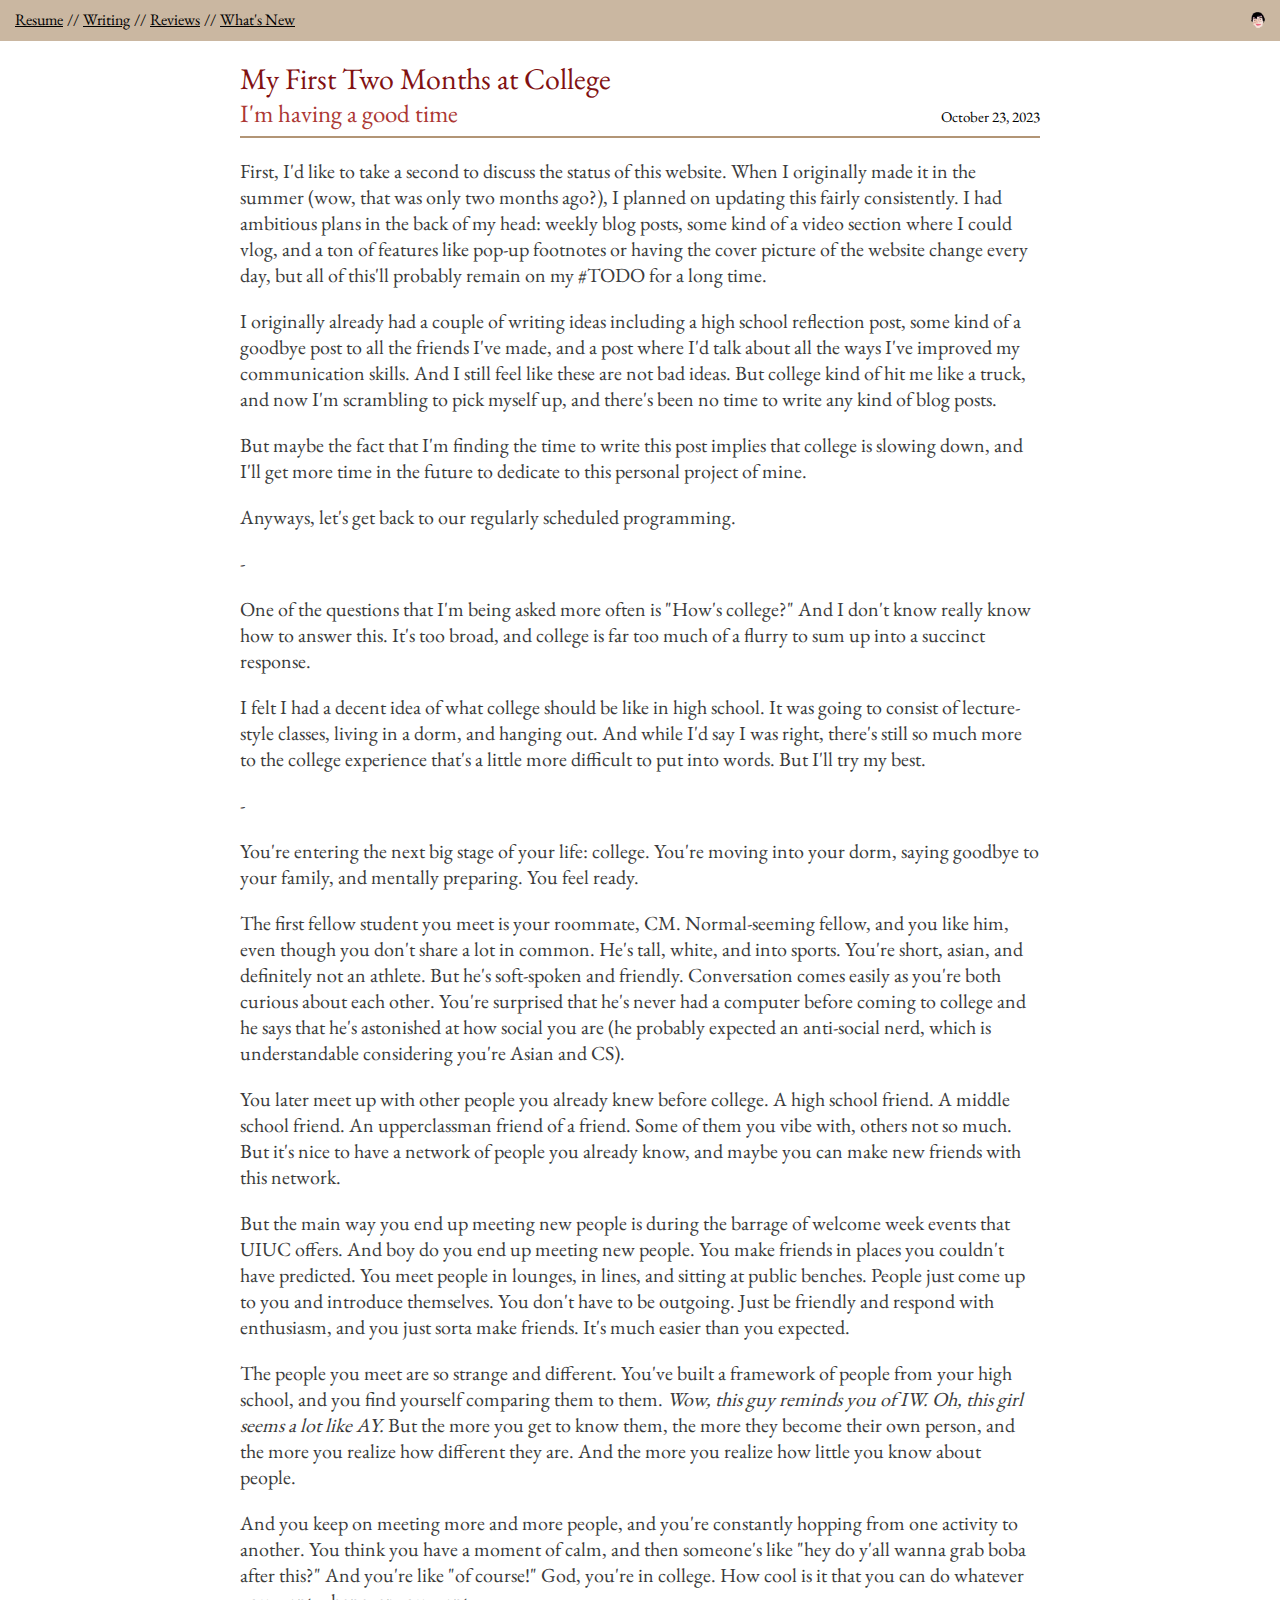
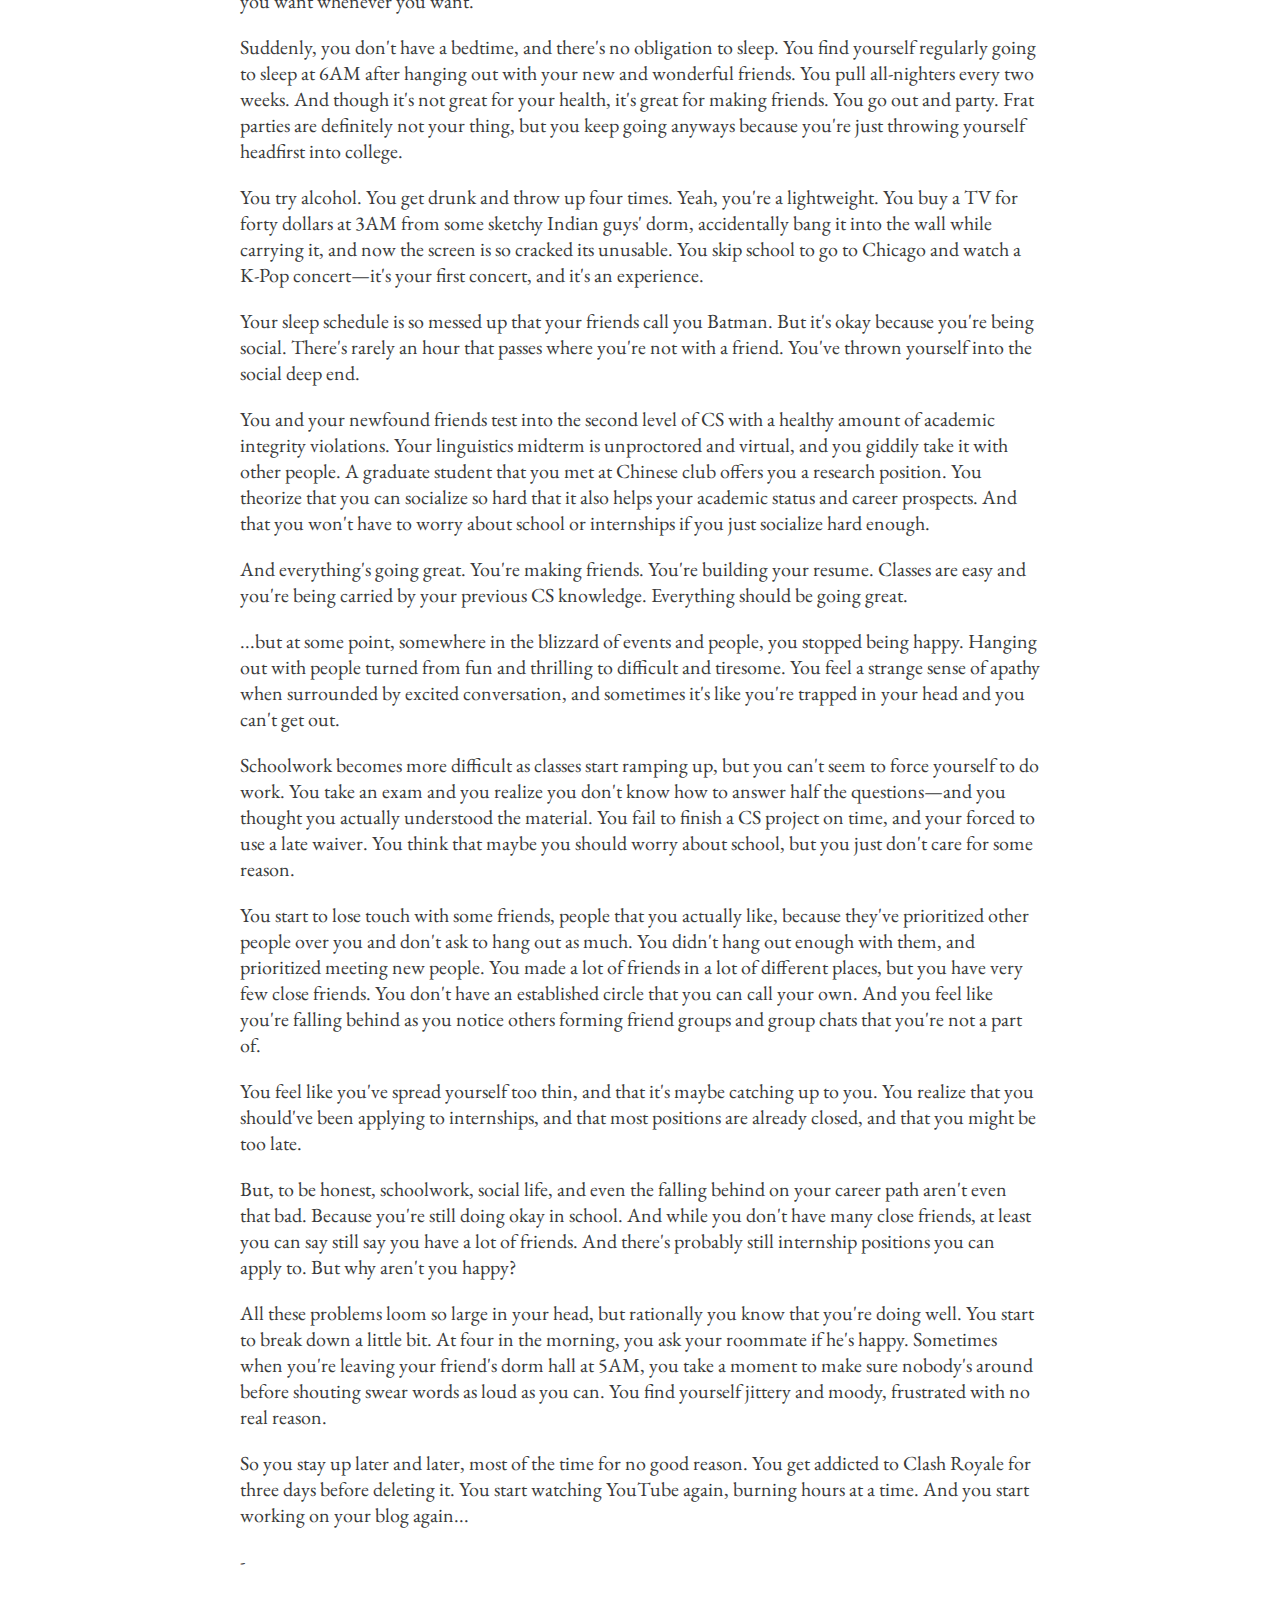
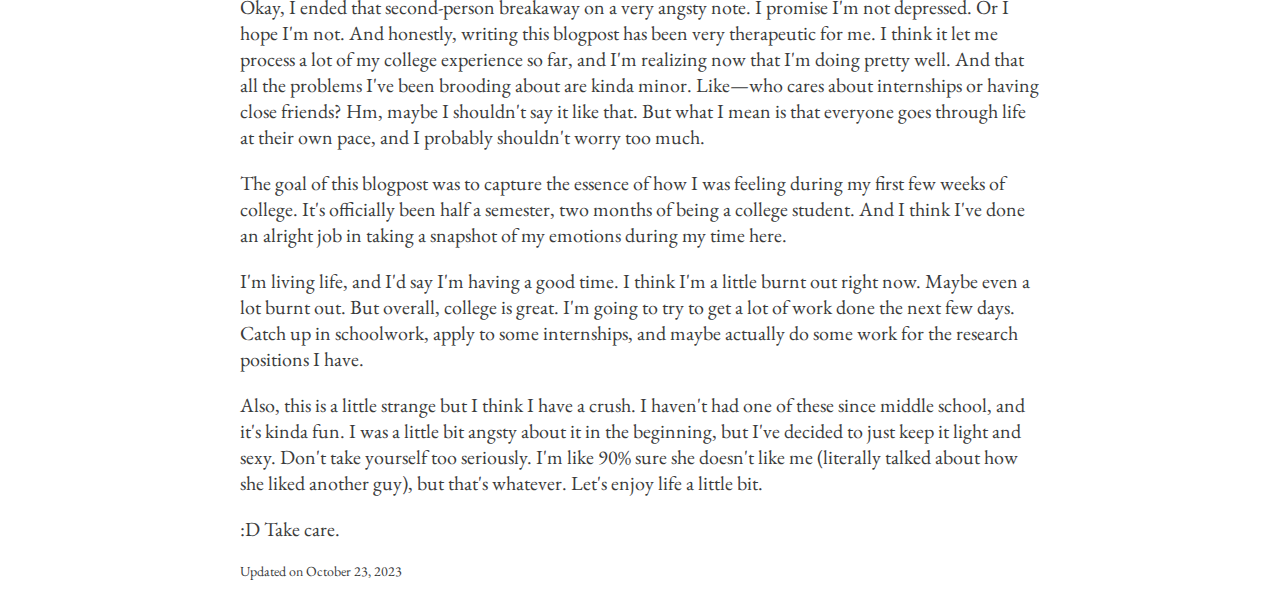
<file: writing/my_first_two_months_at_college.html>
<!DOCTYPE html>

<head>
    <meta charset="UTF-8">
    <meta name="viewport" content="width=device-width, initial-scale=1" />
    <title>William Liu</title>

    <link rel="icon" href="../imgs/jun_2023/wizard_stick.jpg">
    <link rel="stylesheet" href="../styles/reset.css">
    <link rel="stylesheet" href="../styles/site.css">
</head>

<body>
    <nav>
        <div>
            <a href="../william_liu_resume.pdf">Resume</a>
            <span class="nav-divider">//</span>
            <a href="../writing.html">Writing</a>
            <span class="nav-divider">//</span>
            <a href="../reviews.html">Reviews</a>
            <span class="nav-divider">//</span>
            <a href="../whats_new.html">What's New</a>
        </div>

        <a class="nav-image-container" href="../index.html"><img src="../imgs/july_2023/maybewilliamjune.png"></a>
    </nav>

    <main>
        <h4>My First Two Months at College</h4>

        <div class="above-line">
        <h5>I'm having a good time</h5>
        <span class="date">October 23, 2023</span>
        </div>

        <hr>
        <article>
            <p>First, I'd like to take a second to discuss the status of this website. When I originally made it in the summer (wow, that was only two months ago?), I planned on updating this fairly consistently. I had ambitious plans in the back of my head: weekly blog posts, some kind of a video section where I could vlog, and a ton of features like pop-up footnotes or having the cover picture of the website change every day, but all of this'll probably remain on my #TODO for a long time.</p>

            <p>I originally already had a couple of writing ideas including a high school reflection post, some kind of a goodbye post to all the friends I've made, and a post where I'd talk about all the ways I've improved my communication skills. And I still feel like these are not bad ideas. But college kind of hit me like a truck, and now I'm scrambling to pick myself up, and there's been no time to write any kind of blog posts.</p>

            <p>But maybe the fact that I'm finding the time to write this post implies that college is slowing down, and I'll get more time in the future to dedicate to this personal project of mine.</p>

            <p>Anyways, let's get back to our regularly scheduled programming.</p>

            <p>-</p>

            <p>One of the questions that I'm being asked more often is "How's college?" And I don't know really know how to answer this. It's too broad, and college is far too much of a flurry to sum up into a succinct response. </p>

            <p>I felt I had a decent idea of what college should be like in high school. It was going to consist of lecture-style classes, living in a dorm, and hanging out. And while I'd say I was right, there's still so much more to the college experience that's a little more difficult to put into words. But I'll try my best.</p>

            <p>-</p>

            <p>You're entering the next big stage of your life: college. You're moving into your dorm, saying goodbye to your family, and mentally preparing. You feel ready.</p>

            <p>The first fellow student you meet is your roommate, CM. Normal-seeming fellow, and you like him, even though you don't share a lot in common. He's tall, white, and into sports. You're short, asian, and definitely not an athlete. But he's soft-spoken and friendly. Conversation comes easily as you're both curious about each other. You're surprised that he's never had a computer before coming to college and he says that he's astonished at how social you are (he probably expected an anti-social nerd, which is understandable considering you're Asian and CS).</p>

            <p>You later meet up with other people you already knew before college. A high school friend. A middle school friend. An upperclassman friend of a friend. Some of them you vibe with, others not so much. But it's nice to have a network of people you already know, and maybe you can make new friends with this network.</p>

            <p>But the main way you end up meeting new people is during the barrage of welcome week events that UIUC offers. And boy do you end up meeting new people. You make friends in places you couldn't have predicted. You meet people in lounges, in lines, and sitting at public benches. People just come up to you and introduce themselves. You don't have to be outgoing. Just be friendly and respond with enthusiasm, and you just sorta make friends. It's much easier than you expected.</p>

            <p>The people you meet are so strange and different. You've built a framework of people from your high school, and you find yourself comparing them to them. <em>Wow, this guy reminds you of IW. Oh, this girl seems a lot like AY.</em> But the more you get to know them, the more they become their own person, and the more you realize how different they are. And the more you realize how little you know about people.</p>

            <p>And you keep on meeting more and more people, and you're constantly hopping from one activity to another. You think you have a moment of calm, and then someone's like "hey do y'all wanna grab boba after this?" And you're like "of course!"  God, you're in college. How cool is it that you can do whatever you want whenever you want. </p>

            <p>Suddenly, you don't have a bedtime, and there's no obligation to sleep. You find yourself regularly going to sleep at 6AM after hanging out with your new and wonderful friends. You pull all-nighters every two weeks. And though it's not great for your health, it's great for making friends. You go out and party. Frat parties are definitely not your thing, but you keep going anyways because you're just throwing yourself headfirst into college.</p>

            <p>You try alcohol. You get drunk and throw up four times. Yeah, you're a lightweight. You buy a TV for forty dollars at 3AM from some sketchy Indian guys' dorm, accidentally bang it into the wall while carrying it, and now the screen is so cracked its unusable. You skip school to go to Chicago and watch a K-Pop concert—it's your first concert, and it's an experience. </p>

            <p>Your sleep schedule is so messed up that your friends call you Batman. But it's okay because you're being social. There's rarely an hour that passes where you're not with a friend. You've thrown yourself into the social deep end.</p>

            <p>You and your newfound friends test into the second level of CS with a healthy amount of academic integrity violations. Your linguistics midterm is unproctored and virtual, and you giddily take it with other people. A graduate student that you met at Chinese club offers you a research position. You theorize that you can socialize so hard that it also helps your academic status and career prospects. And that you won't have to worry about school or internships if you just socialize hard enough.</p>

            <p>And everything's going great. You're making friends. You're building your resume. Classes are easy and you're being carried by your previous CS knowledge. Everything should be going great.</p>

            <p>...but at some point, somewhere in the blizzard of events and people, you stopped being happy. Hanging out with people turned from fun and thrilling to difficult and tiresome. You feel a strange sense of apathy when surrounded by excited conversation, and sometimes it's like you're trapped in your head and you can't get out.</p>

            <p>Schoolwork becomes more difficult as classes start ramping up, but you can't seem to force yourself to do work. You take an exam and you realize you don't know how to answer half the questions—and you thought you actually understood the material. You fail to finish a CS project on time, and your forced to use a late waiver. You think that maybe you should worry about school, but you just don't care for some reason.</p>

            <p>You start to lose touch with some friends, people that you actually like, because they've prioritized other people over you and don't ask to hang out as much. You didn't hang out enough with them, and prioritized meeting new people. You made a lot of friends in a lot of different places, but you have very few close friends. You don't have an established circle that you can call your own. And you feel like you're falling behind as you notice others forming friend groups and group chats that you're not a part of.</p>

            <p>You feel like you've spread yourself too thin, and that it's maybe catching up to you. You realize that you should've been applying to internships, and that most positions are already closed, and that you might be too late. </p>

            <p>But, to be honest, schoolwork, social life, and even the falling behind on your career path aren't even that bad. Because you're still doing okay in school. And while you don't have many close friends, at least you can say still say you have a lot of friends. And there's probably still internship positions you can apply to. But why aren't you happy?</p>

            <p>All these problems loom so large in your head, but rationally you know that you're doing well. You start to break down a little bit. At four in the morning, you ask your roommate if he's happy. Sometimes when you're leaving your friend's dorm hall at 5AM, you take a moment to make sure nobody's around before shouting swear words as loud as you can. You find yourself jittery and moody, frustrated with no real reason.</p>

            <p>So you stay up later and later, most of the time for no good reason. You get addicted to Clash Royale for three days before deleting it. You start watching YouTube again, burning hours at a time. And you start working on your blog again...</p>

            <p>-</p>

            <p>Okay, I ended that second-person breakaway on a very angsty note. I promise I'm not depressed. Or I hope I'm not. And honestly, writing this blogpost has been very therapeutic for me. I think it let me process a lot of my college experience so far, and I'm realizing now that I'm doing pretty well. And that all the problems I've been brooding about are kinda minor. Like—who cares about internships or having close friends? Hm, maybe I shouldn't say it like that. But what I mean is that everyone goes through life at their own pace, and I probably shouldn't worry too much.</p>

            <p>The goal of this blogpost was to capture the essence of how I was feeling during my first few weeks of college. It's officially been half a semester, two months of being a college student. And I think I've done an alright job in taking a snapshot of my emotions during my time here.</p>

            <p>I'm living life, and I'd say I'm having a good time. I think I'm a little burnt out right now. Maybe even a lot burnt out. But overall, college is great. I'm going to try to get a lot of work done the next few days. Catch up in schoolwork, apply to some internships, and maybe actually do some work for the research positions I have.</p>

            <p>Also, this is a little strange but I think I have a crush. I haven't had one of these since middle school, and it's kinda fun. I was a little bit angsty about it in the beginning, but I've decided to just keep it light and sexy. Don't take yourself too seriously. I'm like 90% sure she doesn't like me (literally talked about how she liked another guy), but that's whatever. Let's enjoy life a little bit.</p>

            <p>:D Take care.</p>
        </article>

        <footer>
            <p>Updated on October 23, 2023</p>
        </footer>
    </main>
</body>
</body>
</body>
</body>
</file>
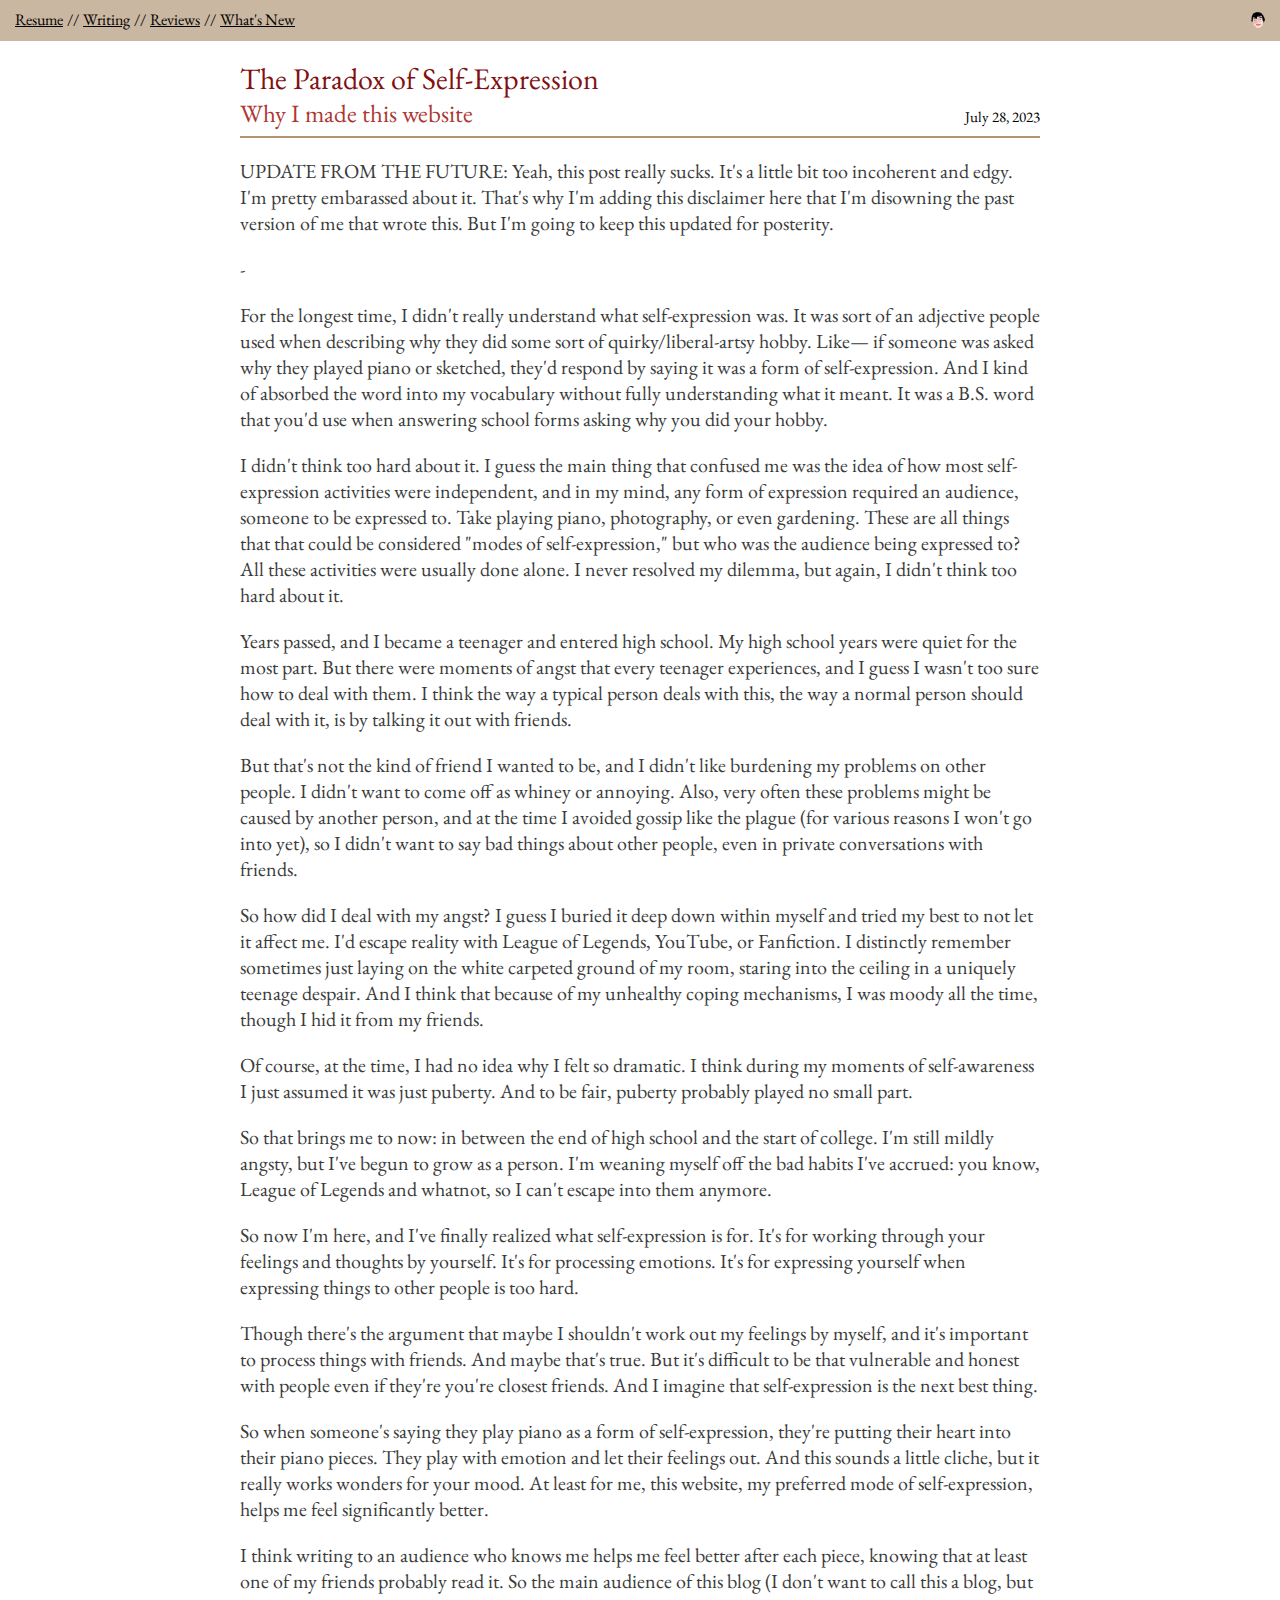
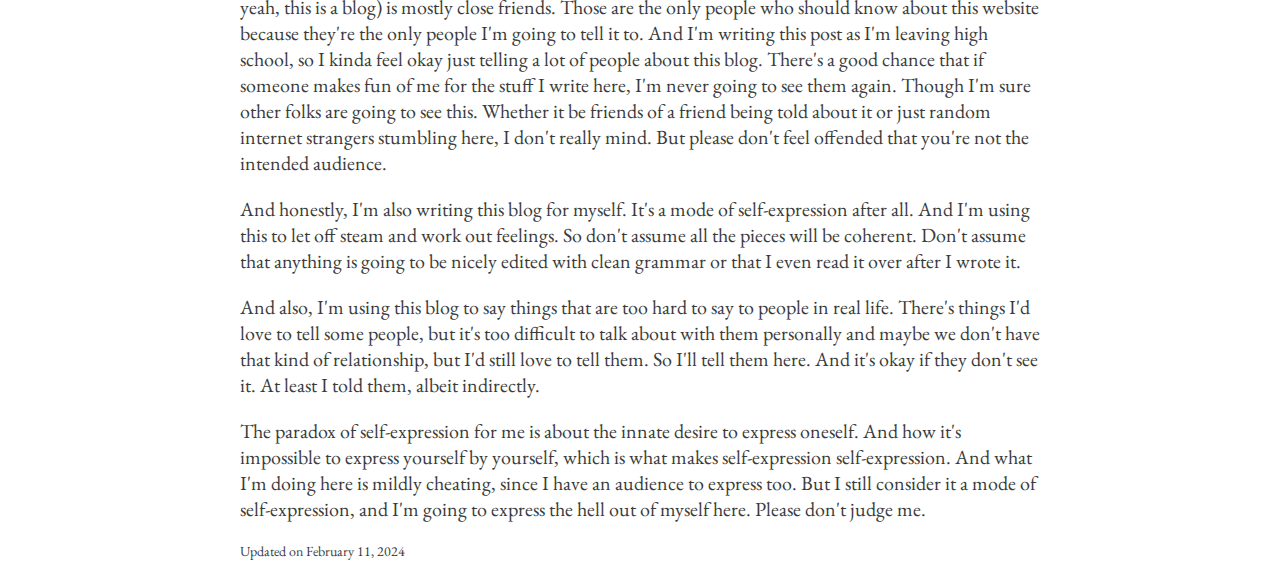
<file: writing/the_paradox_of_self-expression.html>
<!DOCTYPE html>

<head>
    <meta charset="UTF-8">
    <meta name="viewport" content="width=device-width, initial-scale=1" />
    <title>William Liu</title>

    <link rel="icon" href="../imgs/jun_2023/wizard_stick.jpg">
    <link rel="stylesheet" href="../styles/reset.css">
    <link rel="stylesheet" href="../styles/site.css">
</head>

<body>
    <nav>
        <div>
            <a href="../william_liu_resume.pdf">Resume</a>
            <span class="nav-divider">//</span>
            <a href="../writing.html">Writing</a>
            <span class="nav-divider">//</span>
            <a href="../reviews.html">Reviews</a>
            <span class="nav-divider">//</span>
            <a href="../whats_new.html">What's New</a>
        </div>

        <a class="nav-image-container" href="../index.html"><img src="../imgs/july_2023/maybewilliamjune.png"></a>
    </nav>

    <main>
        <h4>The Paradox of Self-Expression</h4>

        <div class="above-line">
        <h5>Why I made this website</h5>
        <span class="date">July 28, 2023</span>
        </div>

        <hr>
        <article>
            <p>UPDATE FROM THE FUTURE: Yeah, this post really sucks. It's a little bit too incoherent and edgy. I'm pretty embarassed about it. That's why I'm adding this disclaimer here that I'm disowning the past version of me that wrote this. But I'm going to keep this updated for posterity.</p>
            
            <p>-</p>

            <p>For the longest time, I didn't really understand what self-expression was. It was sort of an adjective people used when describing why they did some sort of quirky/liberal-artsy hobby. Like—  if someone was asked why they played piano or sketched, they'd respond by saying it was a form of self-expression. And I kind of absorbed the word into my vocabulary without fully understanding what it meant. It was a B.S. word that you'd use when answering school forms asking why you did your hobby.</p>

            <p>I didn't think too hard about it. I guess the main thing that confused me was the idea of how most self-expression activities were independent, and in my mind, any form of expression required an audience, someone to be expressed to. Take playing piano, photography, or even gardening. These are all things that that could be considered "modes of self-expression," but who was the audience being expressed to? All these activities were usually done alone. I never resolved my dilemma, but again, I didn't think too hard about it.</p>

            <p>Years passed, and I became a teenager and entered high school. My high school years were quiet for the most part. But there were moments of angst that every teenager experiences, and I guess I wasn't too sure how to deal with them. I think the way a typical person deals with this, the way a normal person should deal with it, is by talking it out with friends.</p>

            <p>But that's not the kind of friend I wanted to be, and I didn't like burdening my problems on other people. I didn't want to come off as whiney or annoying. Also, very often these problems might be caused by another person, and at the time I avoided gossip like the plague (for various reasons I won't go into yet), so I didn't want to say bad things about other people, even in private conversations with friends.</p>

            <p>So how did I deal with my angst? I guess I buried it deep down within myself and tried my best to not let it affect me. I'd escape reality with League of Legends, YouTube, or Fanfiction. I distinctly remember sometimes just laying on the white carpeted ground of my room, staring into the ceiling in a uniquely teenage despair. And I think that because of my unhealthy coping mechanisms, I was moody all the time, though I hid it from my friends.</p>

            <p>Of course, at the time, I had no idea why I felt so dramatic. I think during my moments of self-awareness I just assumed it was just puberty. And to be fair, puberty probably played no small part.</p>

            <p>So that brings me to now: in between the end of high school and the start of college. I'm still mildly angsty, but I've begun to grow as a person. I'm weaning myself off the bad habits I've accrued: you know, League of Legends and whatnot, so I can't escape into them anymore.</p>

            <p>So now I'm here, and I've finally realized what self-expression is for. It's for working through your feelings and thoughts by yourself. It's for processing emotions. It's for expressing yourself when expressing things to other people is too hard. </p>

            <p>Though there's the argument that maybe I shouldn't work out my feelings by myself, and it's important to process things with friends. And maybe that's true. But it's difficult to be that vulnerable and honest with people even if they're you're closest friends. And I imagine that self-expression is the next best thing.</p>

            <p>So when someone's saying they play piano as a form of self-expression, they're putting their heart into their piano pieces. They play with emotion and let their feelings out. And this sounds a little cliche, but it really works wonders for your mood. At least for me, this website, my preferred mode of self-expression, helps me feel significantly better.</p>

            <p>I think writing to an audience who knows me helps me feel better after each piece, knowing that at least one of my friends probably read it. So the main audience of this blog (I don't want to call this a blog, but yeah, this is a blog) is mostly close friends. Those are the only people who should know about this website because they're the only people I'm going to tell it to. And I'm writing this post as I'm leaving high school, so I kinda feel okay just telling a lot of people about this blog. There's a good chance that if someone makes fun of me for the stuff I write here, I'm never going to see them again. Though I'm sure other folks are going to see this. Whether it be friends of a friend being told about it or just random internet strangers stumbling here, I don't really mind. But please don't feel offended that you're not the intended audience.</p>

            <p>And honestly, I'm also writing this blog for myself. It's a mode of self-expression after all. And I'm using this to let off steam and work out feelings. So don't assume all the pieces will be coherent. Don't assume that anything is going to be nicely edited with clean grammar or that I even read it over after I wrote it.</p>

            <p>And also, I'm using this blog to say things that are too hard to say to people in real life. There's things I'd love to tell some people, but it's too difficult to talk about with them personally and maybe we don't have that kind of relationship, but I'd still love to tell them. So I'll tell them here. And it's okay if they don't see it. At least I told them, albeit indirectly.</p>

            <p>The paradox of self-expression for me is about the innate desire to express oneself. And how it's impossible to express yourself by yourself, which is what makes self-expression self-expression. And what I'm doing here is mildly cheating, since I have an audience to express too. But I still consider it a mode of self-expression, and I'm going to express the hell out of myself here. Please don't judge me.</p>
        </article>

        <footer>
            <p>Updated on February 11, 2024</p>
        </footer>
    </main>
</body>
</file>
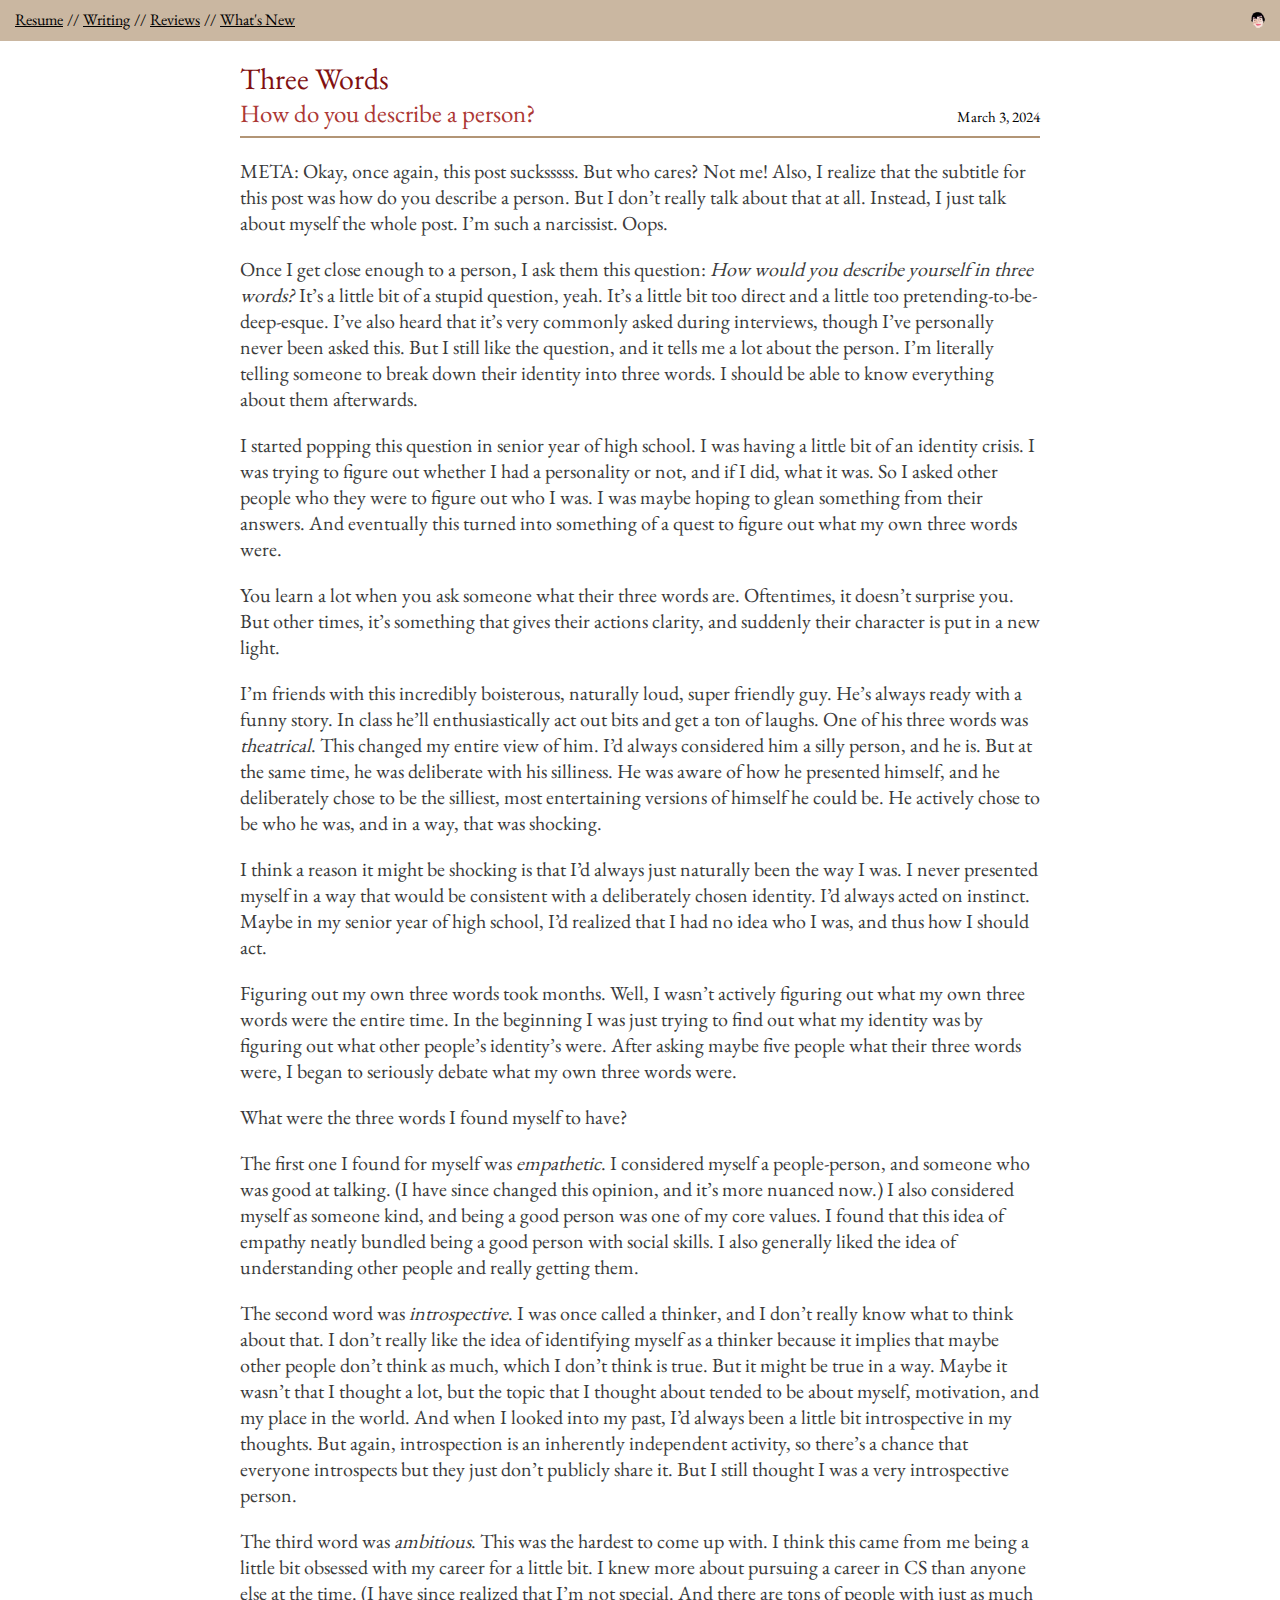
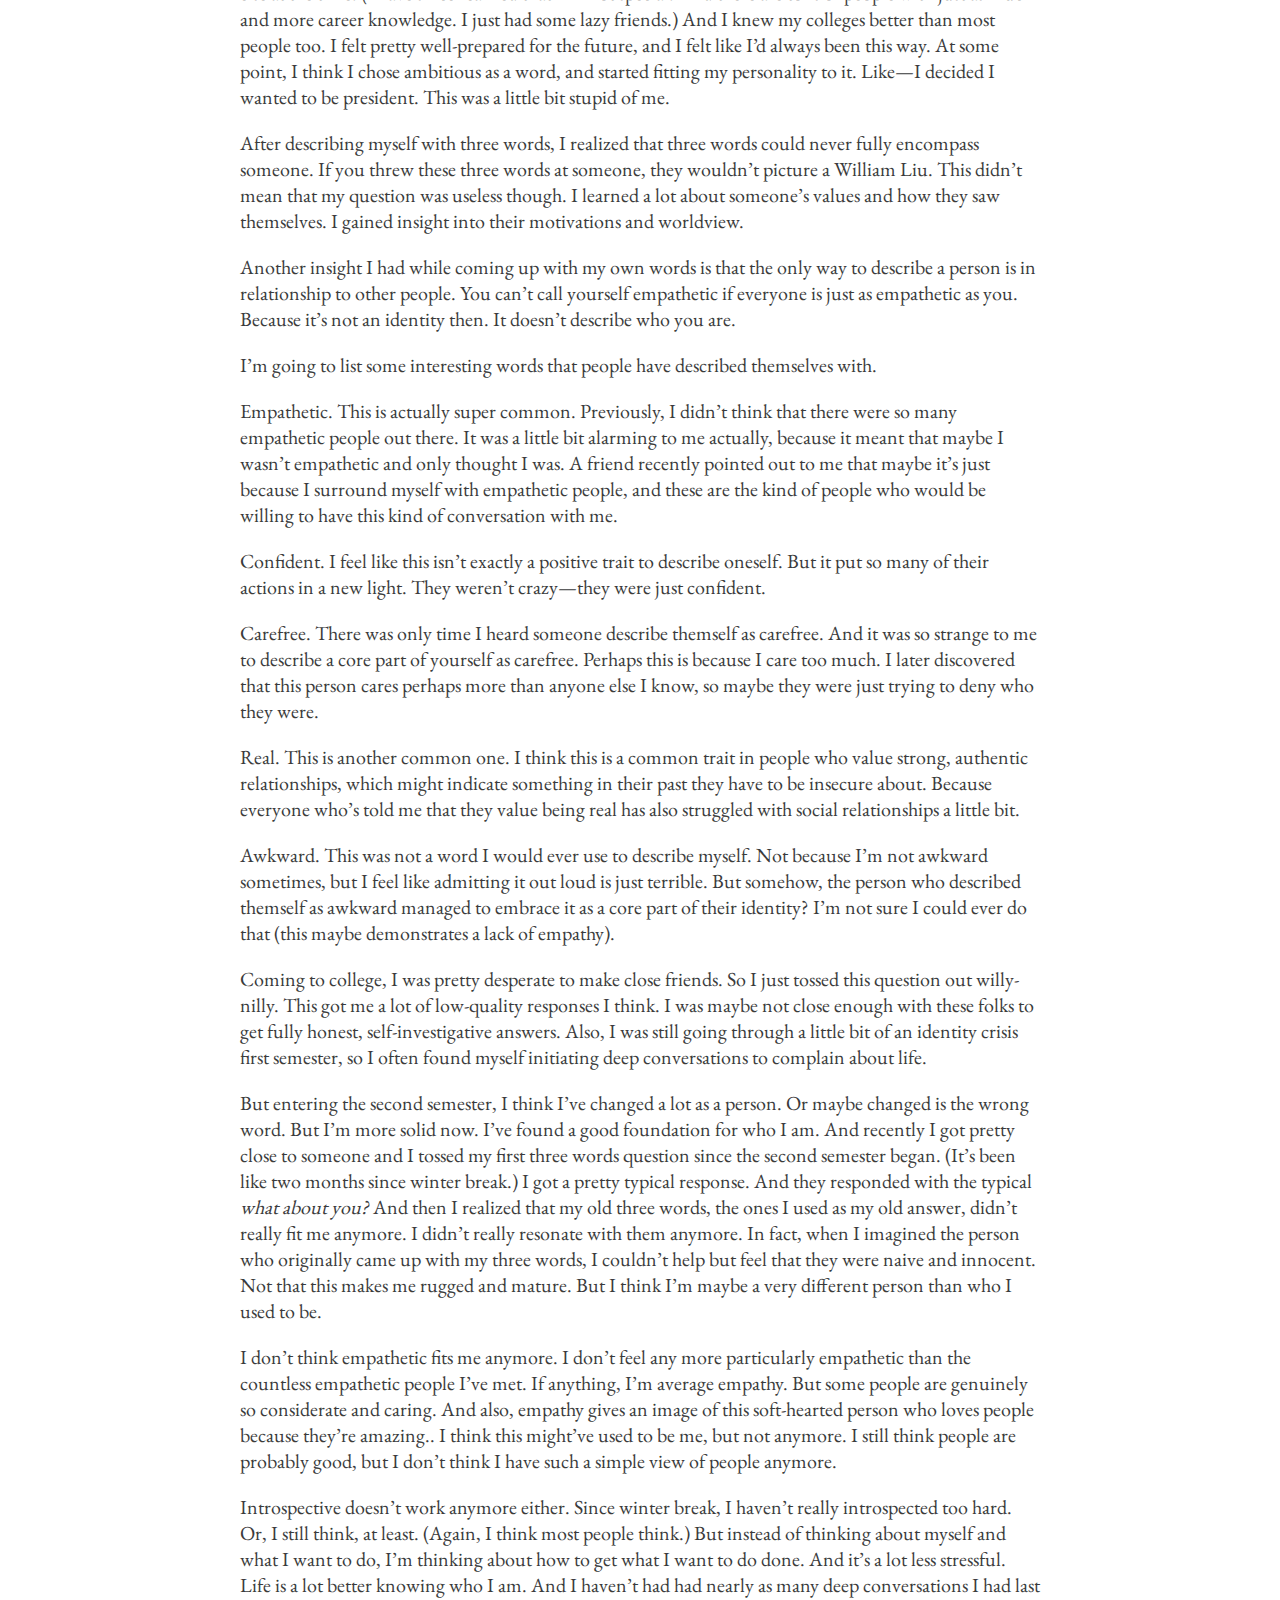
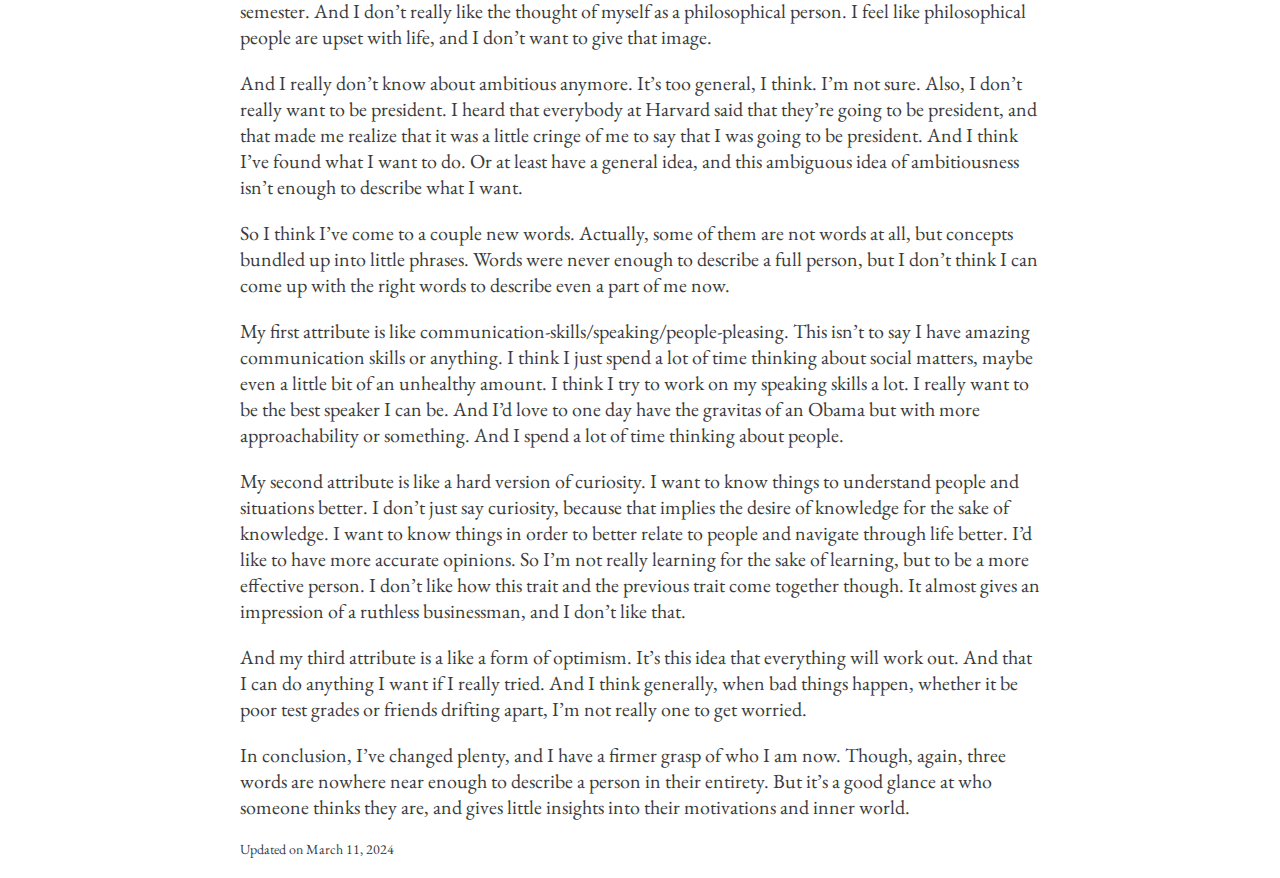
<file: writing/three_words.html>
<!DOCTYPE html>

<head>
    <meta charset="UTF-8">
    <meta name="viewport" content="width=device-width, initial-scale=1" />
    <title>William Liu</title>

    <link rel="icon" href="../imgs/jun_2023/wizard_stick.jpg">
    <link rel="stylesheet" href="../styles/reset.css">
    <link rel="stylesheet" href="../styles/site.css">
</head>

<body>
    <nav>
        <div>
            <a href="../william_liu_resume.pdf">Resume</a>
            <span class="nav-divider">//</span>
            <a href="../writing.html">Writing</a>
            <span class="nav-divider">//</span>
            <a href="../reviews.html">Reviews</a>
            <span class="nav-divider">//</span>
            <a href="../whats_new.html">What's New</a>
        </div>

        <a class="nav-image-container" href="../index.html"><img src="../imgs/july_2023/maybewilliamjune.png"></a>
    </nav>

    <main>
        <h4>Three Words</h4>

        <div class="above-line">
        <h5>How do you describe a person?</h5>
        <span class="date">March 3, 2024</span>
        </div>

        <hr>
        <article>
            <p>META: Okay, once again, this post sucksssss. But who cares? Not me! Also, I realize that the subtitle for this post was how do you describe a person. But I don’t really talk about that at all. Instead, I just talk about myself the whole post. I’m such a narcissist. Oops.</p>

            <p>Once I get close enough to a person, I ask them this question: <em>How would you describe yourself in three words?</em> It’s a little bit of a stupid question, yeah. It’s a little bit too direct and a little too pretending-to-be-deep-esque. I’ve also heard that it’s very commonly asked during interviews, though I’ve personally never been asked this. But I still like the question, and it tells me a lot about the person. I’m literally telling someone to break down their identity into three words. I should be able to know everything about them afterwards.</p>

            <p>I started popping this question in senior year of high school. I was having a little bit of an identity crisis. I was trying to figure out whether I had a personality or not, and if I did, what it was. So I asked other people who they were to figure out who I was. I was maybe hoping to glean something from their answers. And eventually this turned into something of a quest to figure out what my own three words were.</p>

            <p>You learn a lot when you ask someone what their three words are. Oftentimes, it doesn’t surprise you. But other times, it’s something that gives their actions clarity, and suddenly their character is put in a new light.</p>

            <p>I’m friends with this incredibly boisterous, naturally loud, super friendly guy. He’s always ready with a funny story. In class he’ll enthusiastically act out bits and get a ton of laughs. One of his three words was <em>theatrical</em>. This changed my entire view of him. I’d always considered him a silly person, and he is. But at the same time, he was deliberate with his silliness. He was aware of how he presented himself, and he deliberately chose to be the silliest, most entertaining versions of himself he could be. He actively chose to be who he was, and in a way, that was shocking.</p>

            <p>I think a reason it might be shocking is that I’d always just naturally been the way I was. I never presented myself in a way that would be consistent with a deliberately chosen identity. I’d always acted on instinct. Maybe in my senior year of high school, I’d realized that I had no idea who I was, and thus how I should act.</p>

            <p>Figuring out my own three words took months. Well, I wasn’t actively figuring out what my own three words were the entire time. In the beginning I was just trying to find out what my identity was by figuring out what other people’s identity’s were. After asking maybe five people what their three words were, I began to seriously debate what my own three words were.</p>

            <p>What were the three words I found myself to have?</p>

            <p>The first one I found for myself was <em>empathetic</em>. I considered myself a people-person, and someone who was good at talking. (I have since changed this opinion, and it’s more nuanced now.) I also considered myself as someone kind, and being a good person was one of my core values. I found that this idea of empathy neatly bundled being a good person with social skills. I also generally liked the idea of understanding other people and really getting them.</p>

            <p>The second word was <em>introspective</em>. I was once called a thinker, and I don’t really know what to think about that. I don’t really like the idea of identifying myself as a thinker because it implies that maybe other people don’t think as much, which I don’t think is true. But it might be true in a way. Maybe it wasn’t that I thought a lot, but the topic that I thought about tended to be about myself, motivation, and my place in the world. And when I looked into my past, I’d always been a little bit introspective in my thoughts. But again, introspection is an inherently independent activity, so there’s a chance that everyone introspects but they just don’t publicly share it. But I still thought I was a very introspective person.</p>

            <p>The third word was <em>ambitious</em>. This was the hardest to come up with. I think this came from me being a little bit obsessed with my career for a little bit. I knew more about pursuing a career in CS than anyone else at the time. (I have since realized that I’m not special. And there are tons of people with just as much and more career knowledge. I just had some lazy friends.) And I knew my colleges better than most people too. I felt pretty well-prepared for the future, and I felt like I’d always been this way. At some point, I think I chose ambitious as a word, and started fitting my personality to it. Like—I decided I wanted to be president. This was a little bit stupid of me.</p>

            <p>After describing myself with three words, I realized that three words could never fully encompass someone. If you threw these three words at someone, they wouldn’t picture a William Liu. This didn’t mean that my question was useless though. I learned a lot about someone’s values and how they saw themselves. I gained insight into their motivations and worldview.</p>

            <p>Another insight I had while coming up with my own words is that the only way to describe a person is in relationship to other people. You can’t call yourself empathetic if everyone is just as empathetic as you. Because it’s not an identity then. It doesn’t describe who you are.</p>

            <p>I’m going to list some interesting words that people have described themselves with.</p>

            <p>Empathetic. This is actually super common. Previously, I didn’t think that there were so many empathetic people out there. It was a little bit alarming to me actually, because it meant that maybe I wasn’t empathetic and only thought I was. A friend recently pointed out to me that maybe it’s just because I surround myself with empathetic people, and these are the kind of people who would be willing to have this kind of conversation with me.</p>

            <p>Confident. I feel like this isn’t exactly a positive trait to describe oneself. But it put so many of their actions in a new light. They weren’t crazy—they were just confident.</p>

            <p>Carefree. There was only time I heard someone describe themself as carefree. And it was so strange to me to describe a core part of yourself as carefree. Perhaps this is because I care too much. I later discovered that this person cares perhaps more than anyone else I know, so maybe they were just trying to deny who they were.</p>

            <p>Real. This is another common one. I think this is a common trait in people who value strong, authentic relationships, which might indicate something in their past they have to be insecure about. Because everyone who’s told me that they value being real has also struggled with social relationships a little bit.</p>

            <p>Awkward. This was not a word I would ever use to describe myself. Not because I’m not awkward sometimes, but I feel like admitting it out loud is just terrible. But somehow, the person who described themself as awkward managed to embrace it as a core part of their identity? I’m not sure I could ever do that (this maybe demonstrates a lack of empathy).</p>

            <p>Coming to college, I was pretty desperate to make close friends. So I just tossed this question out willy-nilly. This got me a lot of low-quality responses I think. I was maybe not close enough with these folks to get fully honest, self-investigative answers. Also, I was still going through a little bit of an identity crisis first semester, so I often found myself initiating deep conversations to complain about life.</p>

            <p>But entering the second semester, I think I’ve changed a lot as a person. Or maybe changed is the wrong word. But I’m more solid now. I’ve found a good foundation for who I am. And recently I got pretty close to someone and I tossed my first three words question since the second semester began. (It’s been like two months since winter break.) I got a pretty typical response. And they responded with the typical <em>what about you?</em> And then I realized that my old three words, the ones I used as my old answer, didn’t really fit me anymore. I didn’t really resonate with them anymore. In fact, when I imagined the person who originally came up with my three words, I couldn’t help but feel that they were naive and innocent. Not that this makes me rugged and mature. But I think I’m maybe a very different person than who I used to be.</p>

            <p>I don’t think empathetic fits me anymore. I don’t feel any more particularly empathetic than the countless empathetic people I’ve met. If anything, I’m average empathy. But some people are genuinely so considerate and caring. And also, empathy gives an image of this soft-hearted person who loves people because they’re amazing.. I think this might’ve used to be me, but not anymore. I still think people are probably good, but I don’t think I have such a simple view of people anymore.</p>

            <p>Introspective doesn’t work anymore either. Since winter break, I haven’t really introspected too hard. Or, I still think, at least. (Again, I think most people think.) But instead of thinking about myself and what I want to do, I’m thinking about how to get what I want to do done. And it’s a lot less stressful. Life is a lot better knowing who I am. And I haven’t had had nearly as many deep conversations I had last semester. And I don’t really like the thought of myself as a philosophical person. I feel like philosophical people are upset with life, and I don’t want to give that image.</p>

            <p>And I really don’t know about ambitious anymore. It’s too general, I think. I’m not sure. Also, I don’t really want to be president. I heard that everybody at Harvard said that they’re going to be president, and that made me realize that it was a little cringe of me to say that I was going to be president. And I think I’ve found what I want to do. Or at least have a general idea, and this ambiguous idea of ambitiousness isn’t enough to describe what I want.</p>

            <p>So I think I’ve come to a couple new words. Actually, some of them are not words at all, but concepts bundled up into little phrases. Words were never enough to describe a full person, but I don’t think I can come up with the right words to describe even a part of me now.</p>

            <p>My first attribute is like communication-skills/speaking/people-pleasing. This isn’t to say I have amazing communication skills or anything. I think I just spend a lot of time thinking about social matters, maybe even a little bit of an unhealthy amount. I think I try to work on my speaking skills a lot. I really want to be the best speaker I can be. And I’d love to one day have the gravitas of an Obama but with more approachability or something. And I spend a lot of time thinking about people.</p>

            <p>My second attribute is like a hard version of curiosity. I want to know things to understand people and situations better. I don’t just say curiosity, because that implies the desire of knowledge for the sake of knowledge. I want to know things in order to better relate to people and navigate through life better. I’d like to have more accurate opinions. So I’m not really learning for the sake of learning, but to be a more effective person. I don’t like how this trait and the previous trait come together though. It almost gives an impression of a ruthless businessman, and I don’t like that.</p>

            <p>And my third attribute is a like a form of optimism. It’s this idea that everything will work out. And that I can do anything I want if I really tried. And I think generally, when bad things happen, whether it be poor test grades or friends drifting apart, I’m not really one to get worried.</p>

            <p>In conclusion, I’ve changed plenty, and I have a firmer grasp of who I am now. Though, again, three words are nowhere near enough to describe a person in their entirety. But it’s a good glance at who someone thinks they are, and gives little insights into their motivations and inner world.</p>
        </article>

        <footer>
            <p>Updated on March 11, 2024</p>
        </footer>
    </main>
</body>
</file>
<file: styles/site.css>
@font-face {
    font-display: swap;
    font-family: "EB Garamond";
    font-style: normal;
    font-weight: 400;
    src: url('../fonts/eb-garamond-v26-latin-regular.woff2') format('woff2');
    /* Chrome 36+, Opera 23+, Firefox 39+, Safari 12+, iOS 10+ */
}

:root {
    --primary-color: #811112;
    --secondary-color: #AC3834;
    --accent-color: #CAB7A1;
    --contrast-color: #B29576;
    --paragraph-color: #3A3B3C;
}

h1,
h2,
h3,
h4,
h5,
h6,
a,
p,
article,
.nav-divider,
.entry-label,
.date {
    font-family: "EB Garamond", serif;
}

h1 {
    color: var(--primary-color);
    font-weight: 800;
    font-size: 60px;
}

h2 {
    color: var(--secondary-color);
    font-size: 22px;
}

h3 {
    color: var(--primary-color);
    font-size: 20px;
    font-style: italic;
    margin-bottom: 20px;
}

h4 {
    color: var(--primary-color);
    font-size: 30px;
    line-height: 1.2;
}

h5 {
    color: var(--secondary-color);
    font-size: 25px;
}

h6 {
    color: black;
    font-size: 22px;
    line-height: 1;
    margin-top: 20px;
    margin-bottom: 10px;
}

p {
    color: var(--paragraph-color);
    font-size: 20px;
}

em {
    font-style: italic;
}

article>a,
nav a {
    color: black;
    text-decoration: underline;
}

main {
    margin: 20px auto;
    width: min(800px, 90vw);
    display: flex;
    flex-direction: column;
}

hr {
    margin-top: 7px;
    margin-bottom: 20px;
    height: 2px;
    background-color: var(--contrast-color);
}

body>nav {
    background-color: var(--accent-color);
    padding: 10px 15px;
    display: flex;
    flex-direction: row;
    justify-content: space-between;
    align-items: center;
}

nav img {
    height: 1em;
    display: block;
}

article p+p {
    margin-top: 20px;
}

article figure {
    margin: 10px 0;
}

figure img {
    max-width: 100%;
    max-height: 100%;
    height: auto;
    width: auto;
}

figcaption {
    color: var(--paragraph-color);
    text-align: center;
    font-size: 14px;
}

footer p {
    font-size: 14px;
    margin-top: 20px;
}

.above-line {
    display: flex;
    flex-direction: row;
    justify-content: space-between;
    align-items: baseline;
}

.date {
    font-size: 15px;
}

.intro {
    height: 100vh;
    text-align: center;
    display: flex;
    flex-direction: column;
    justify-content: center;
    align-items: center;
}

.intro img {
    width: min(500px, 80%);
}

.intro h1,
h2 {
    line-height: 1;
}

.intro nav {
    margin-top: 10px;
}

.entry-label {
    display: flex;
    flex-direction: row;
    justify-content: space-between;
}

.entry-label+.entry-label {
    margin-top: 10px;
}

.titles-label {
    display: flex;
    flex-direction: column;
}

.title-label {
    color: black;
    font-size: min(22px, 3vw)
}

.subtitle-label,
.date-label {
    color: var(--paragraph-color);
    font-size: min(16px, 3vw)
}

p img {
    height: 1em;
    vertical-align: middle;
}
</file>
